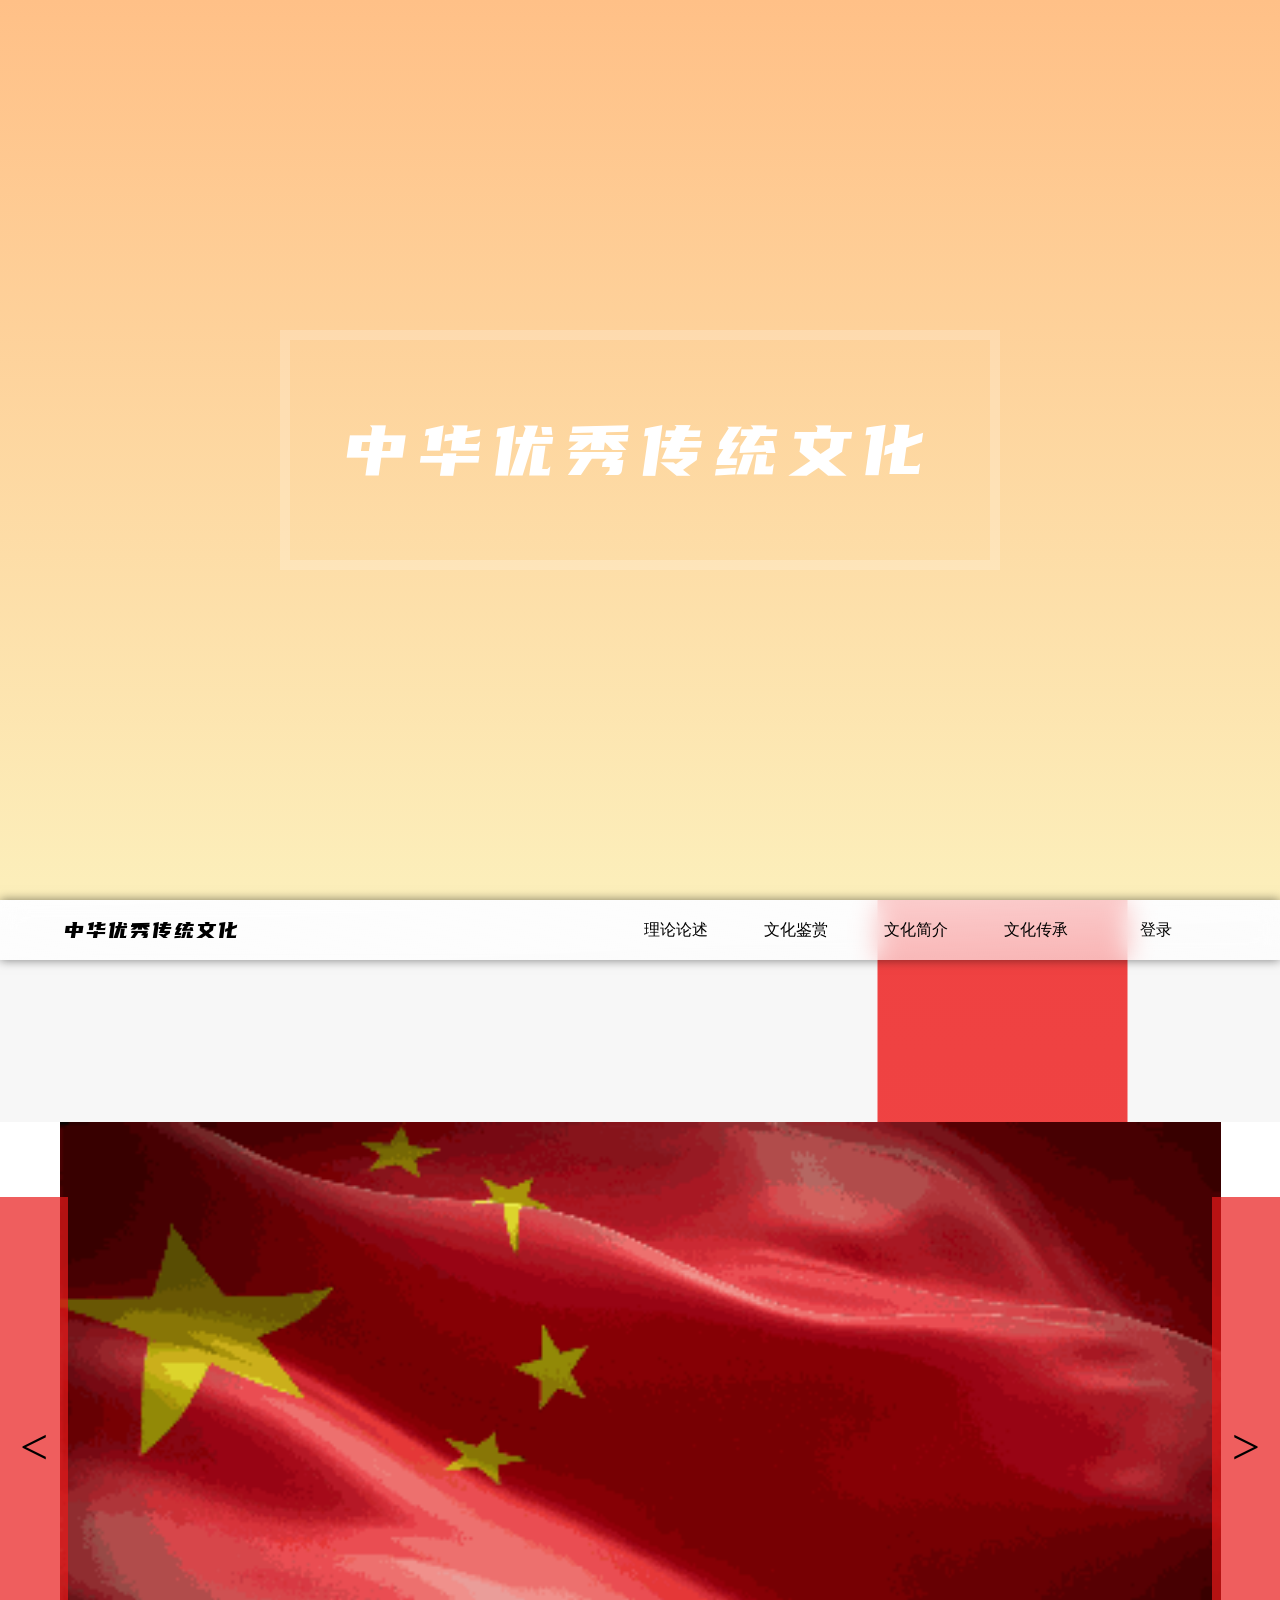
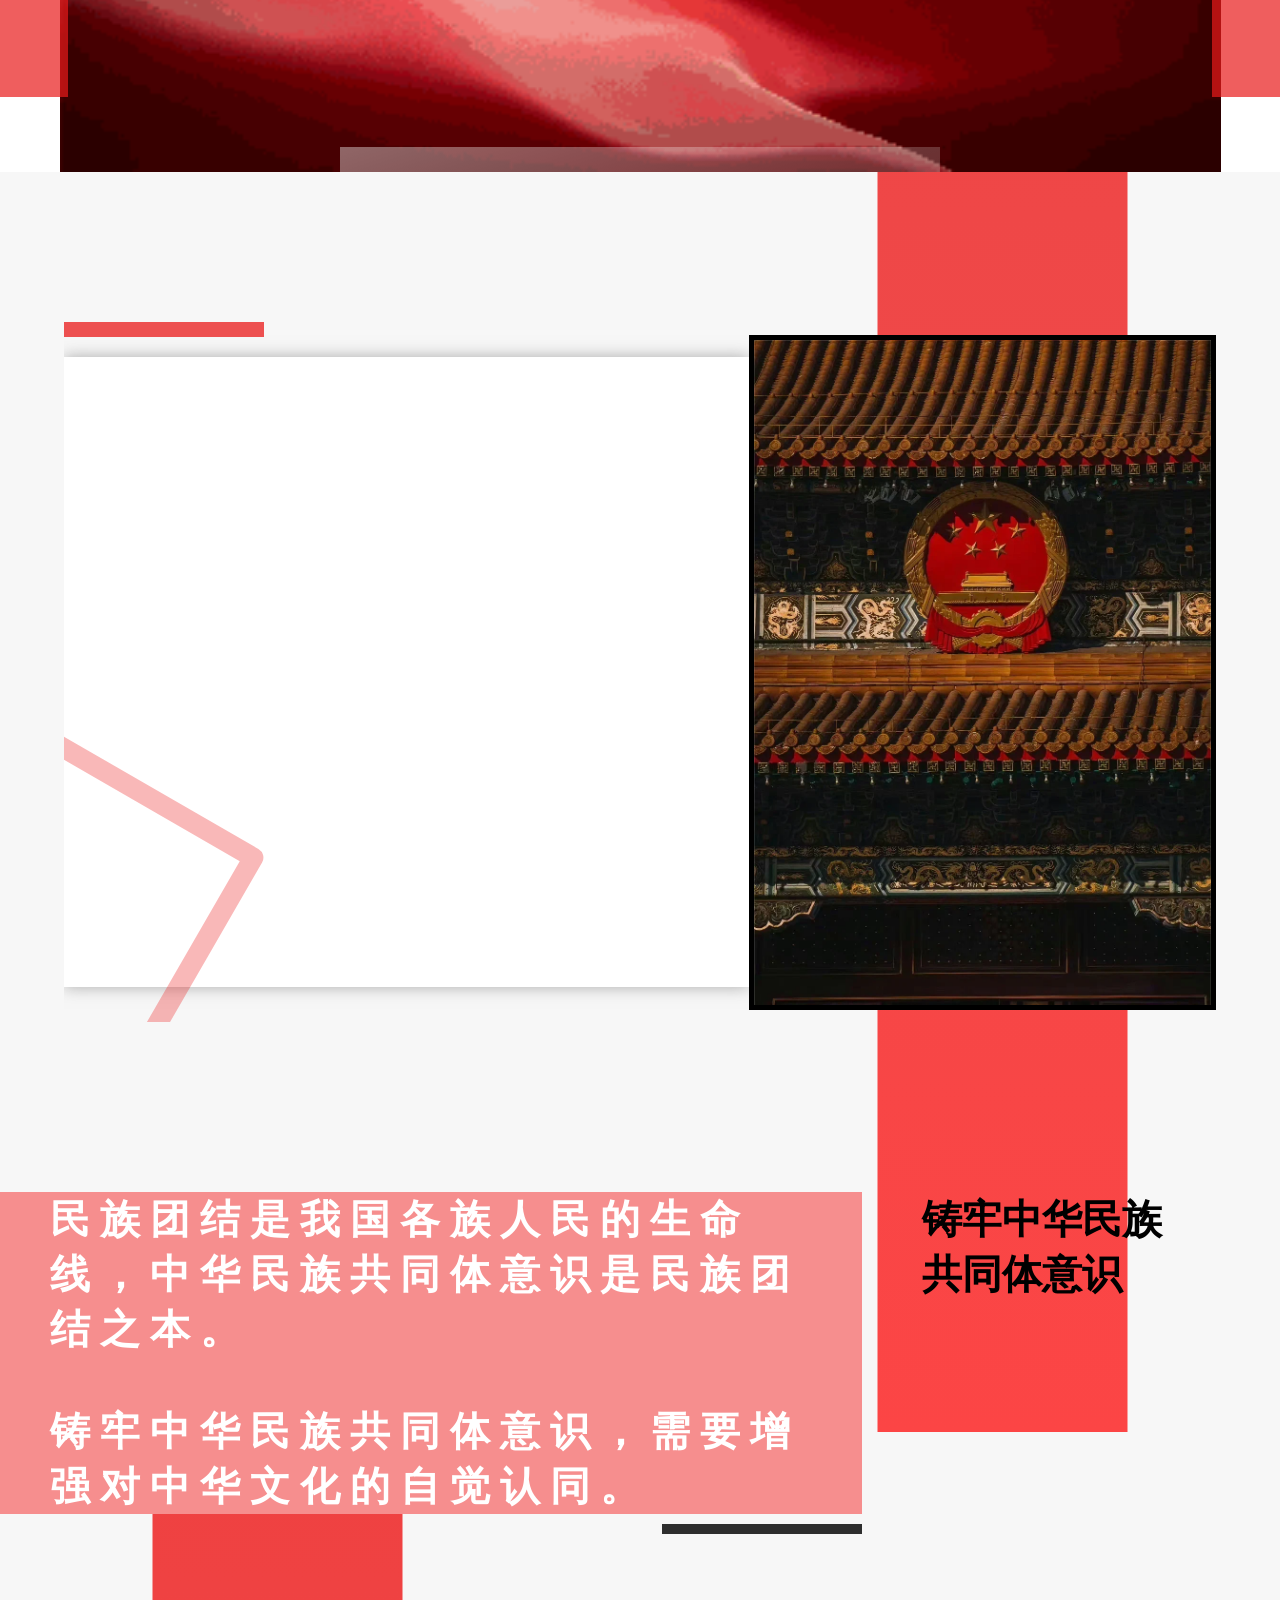
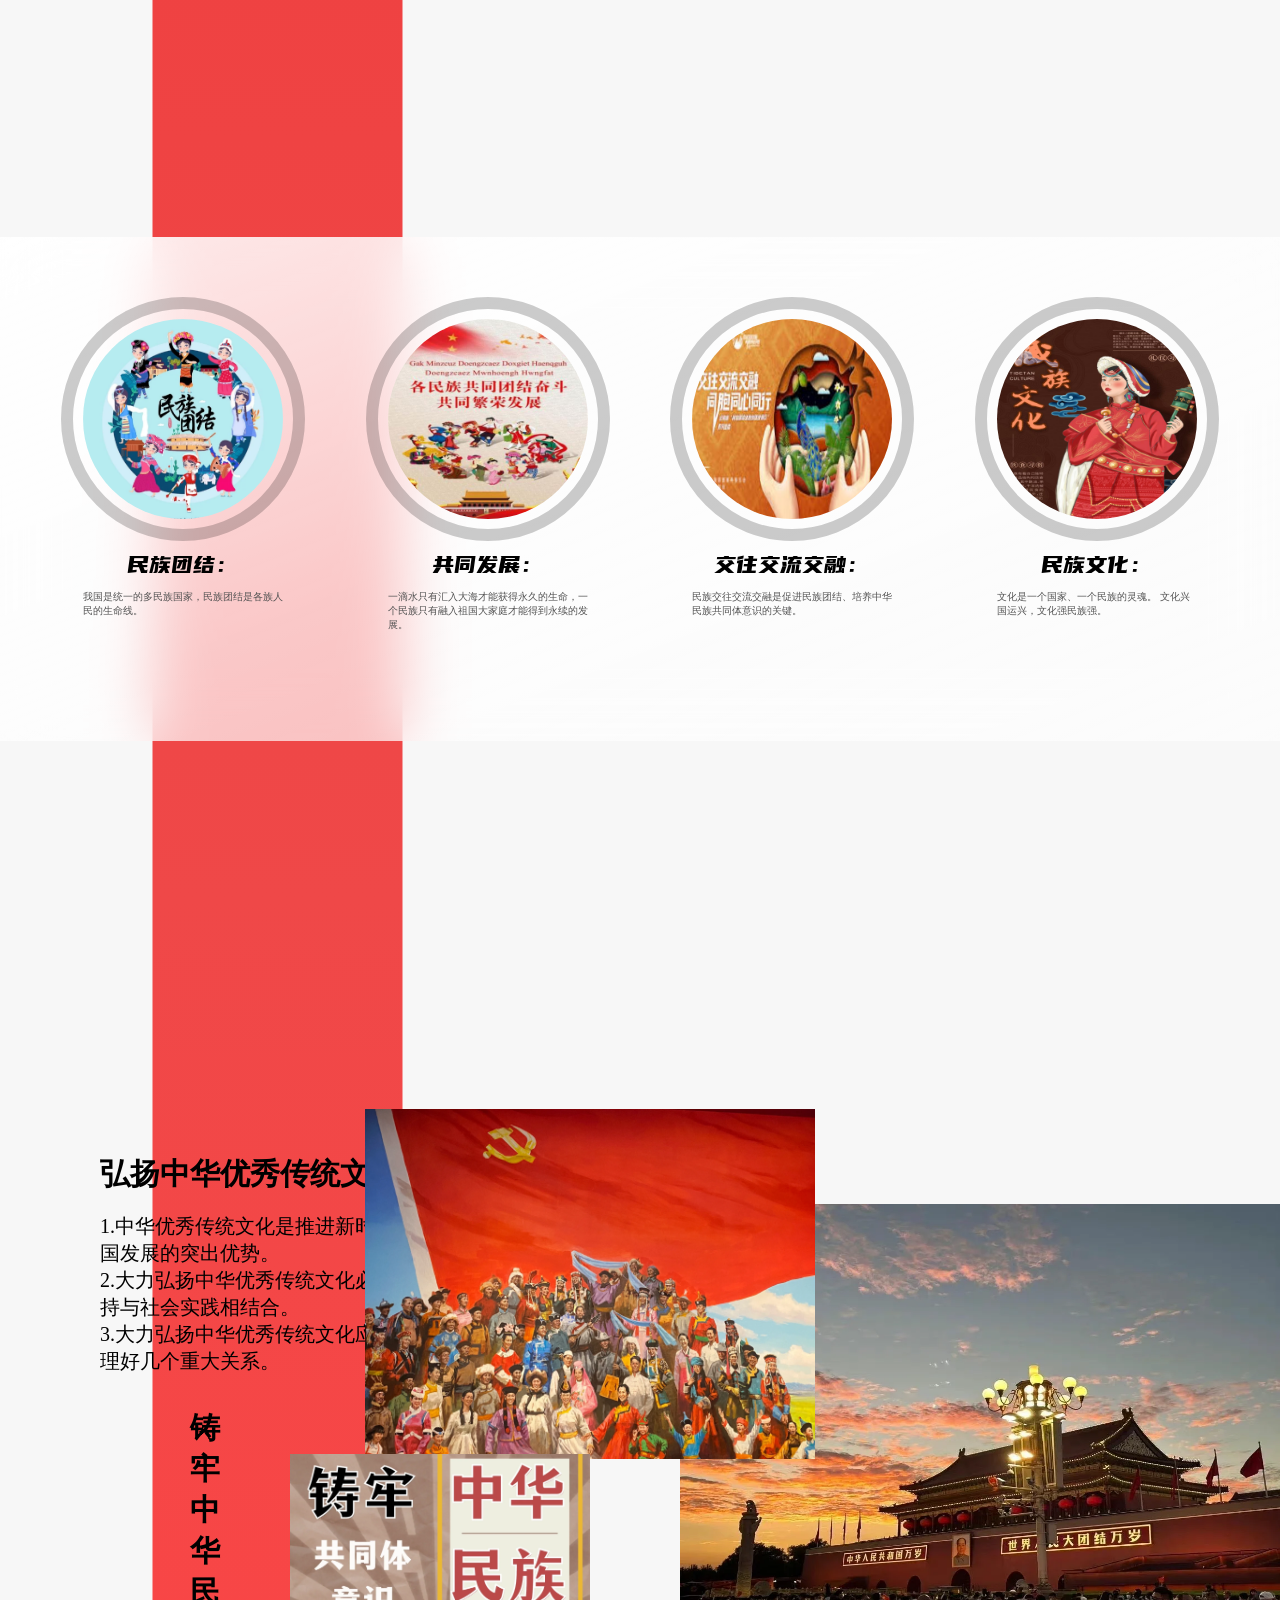
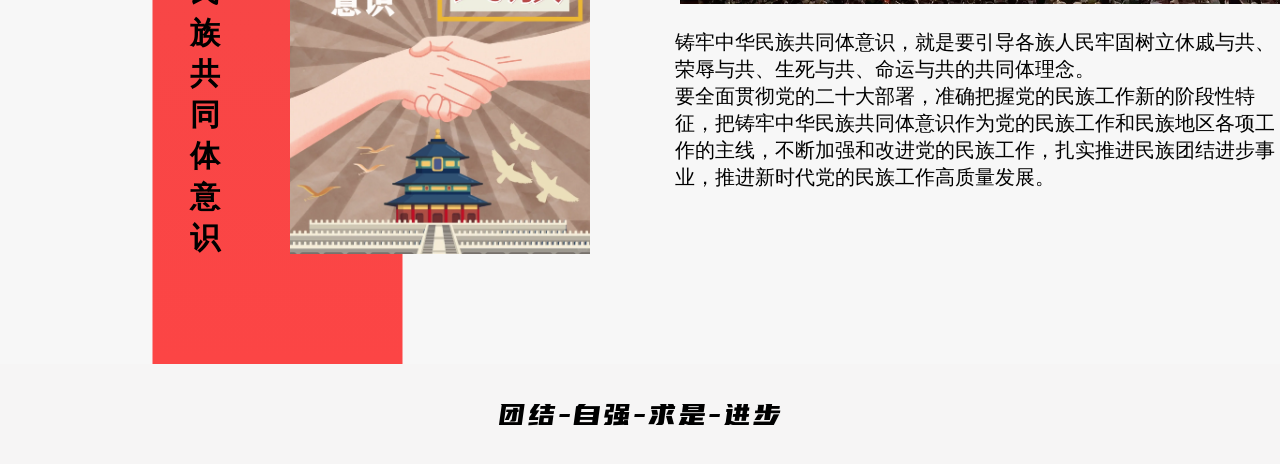
<file: index.html>
<!DOCTYPE html>
<html lang="zh-CN">

<head>
    <meta charset="UTF-8">
    <meta http-equiv="refresh" content="0; url=./Discussion.html">
    <meta name="viewport" content="width=device-width, initial-scale=1.0">
    <title>中华优秀传统文化</title>
</head>

<body>
    <script>
        window.location.replace('./Discussion.html');
    </script>
    <p><a href="./Discussion.html">进入中华优秀传统文化主题网站</a></p>
</body>

</html>
</file>
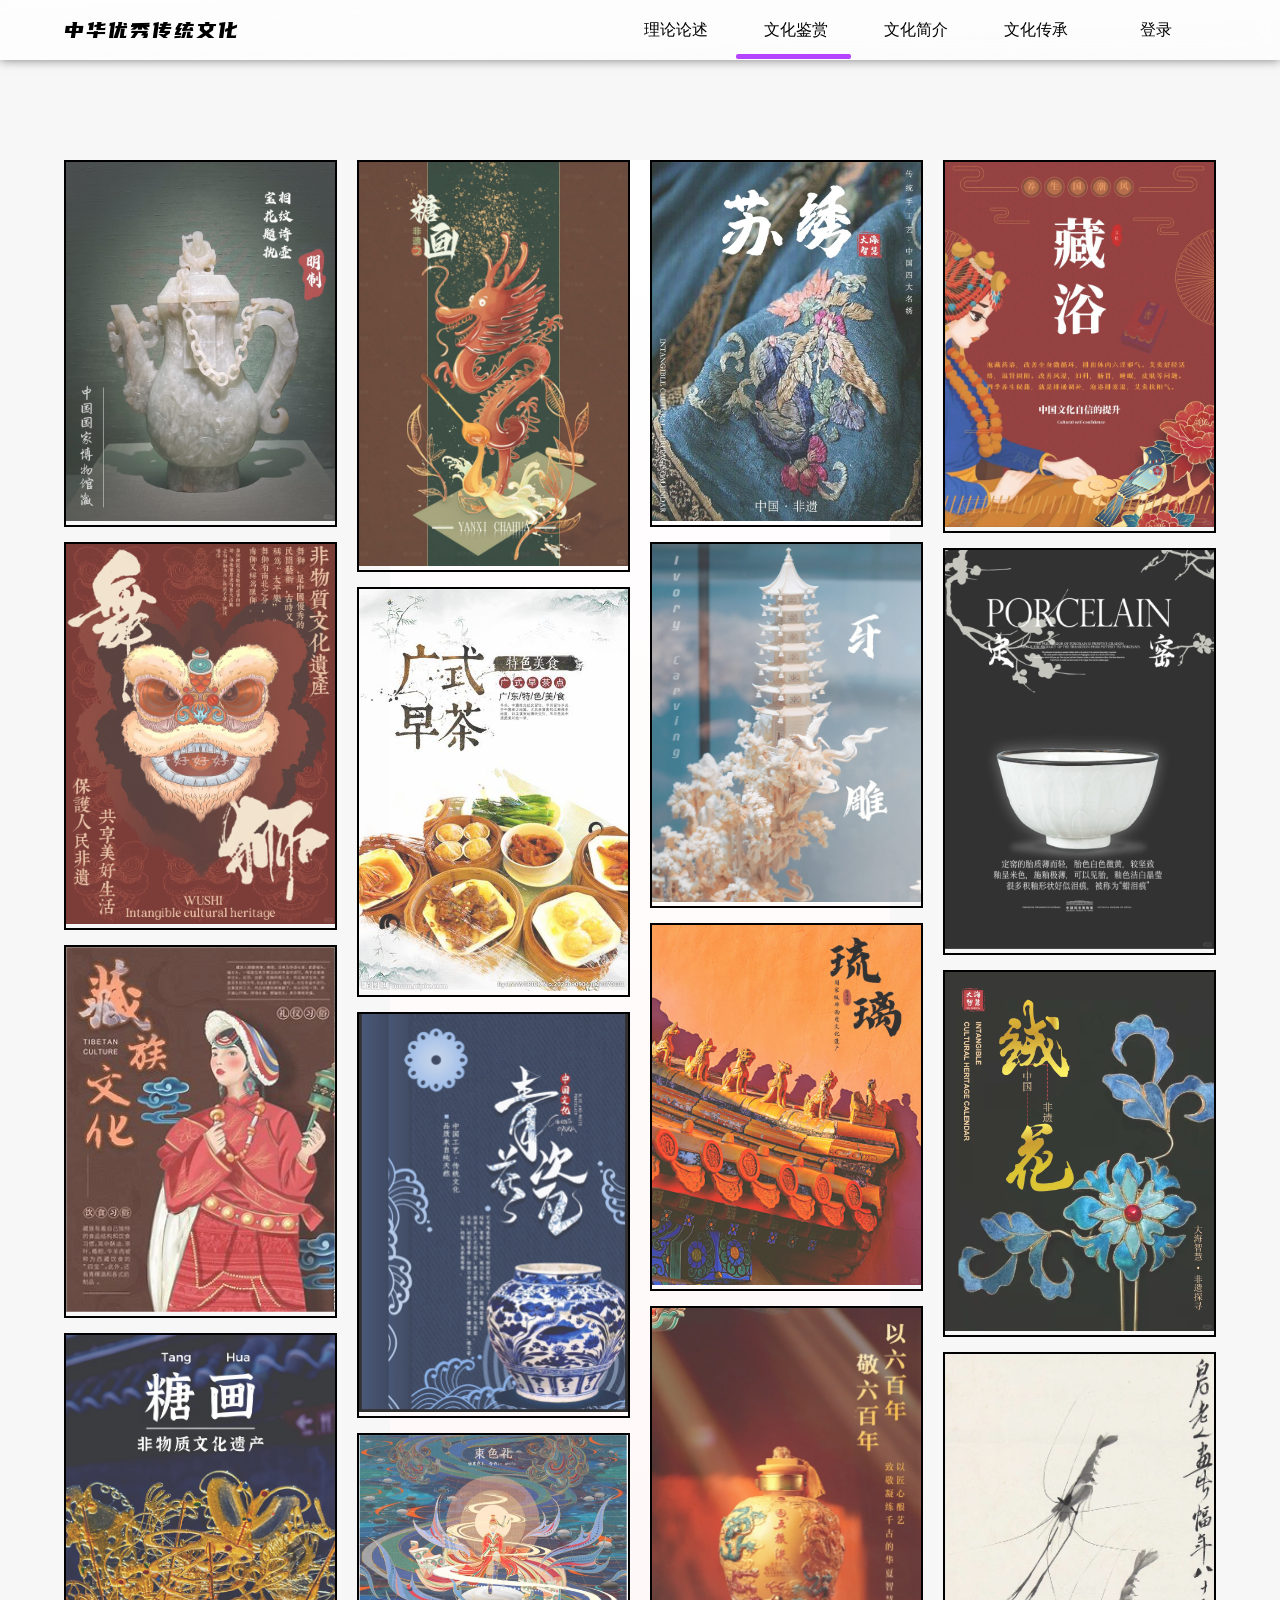
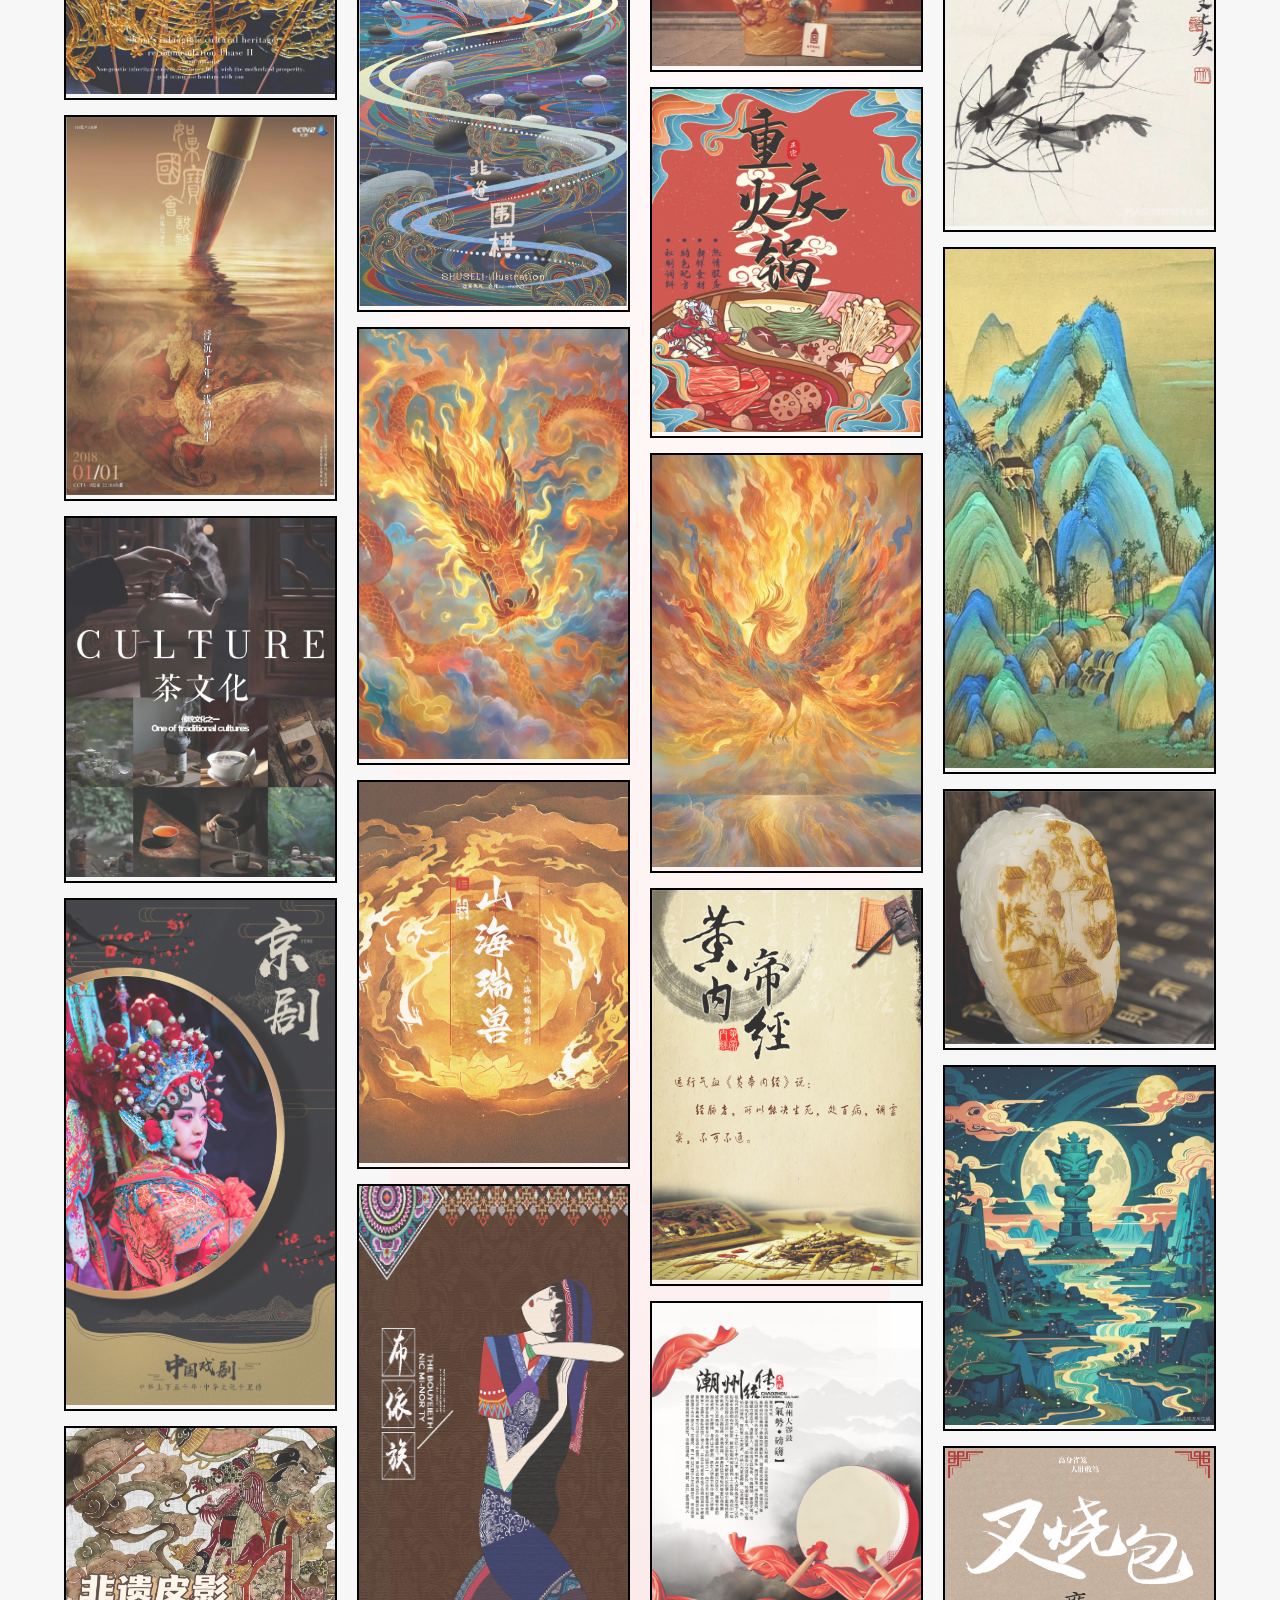
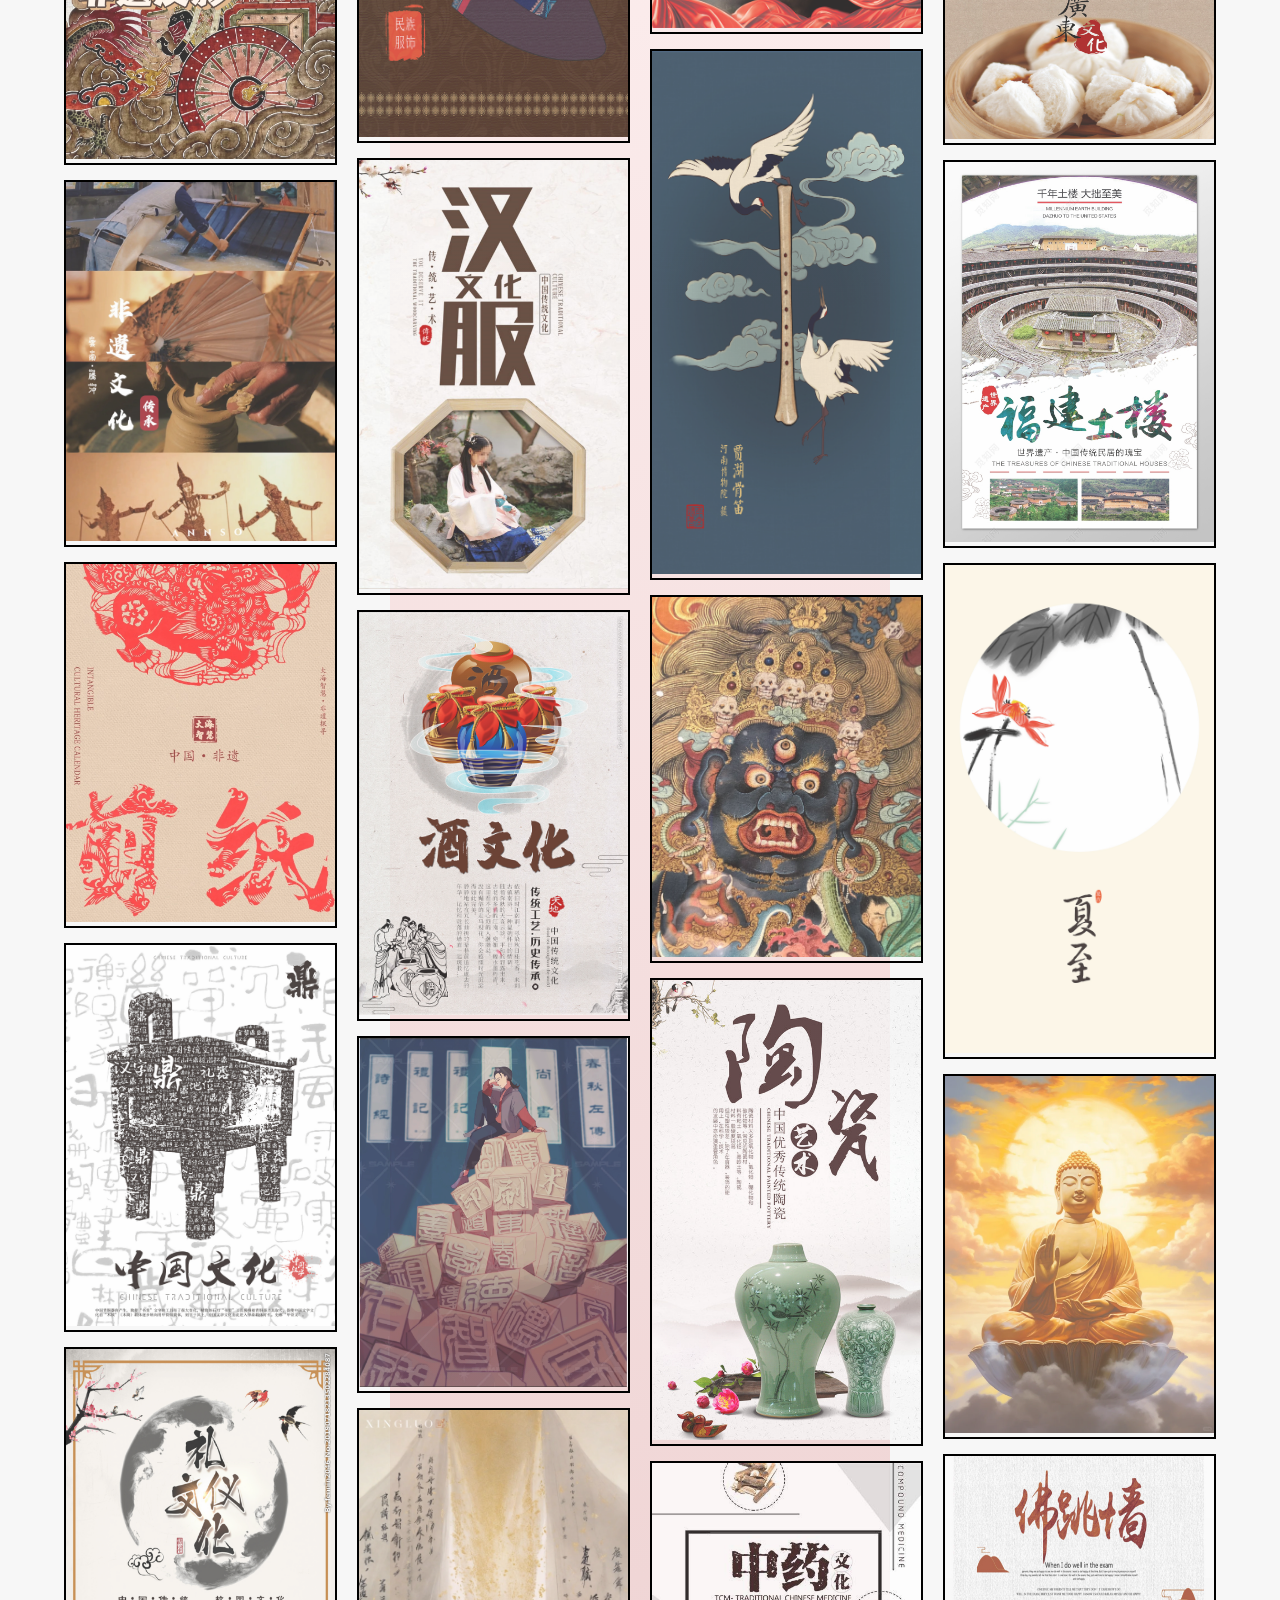
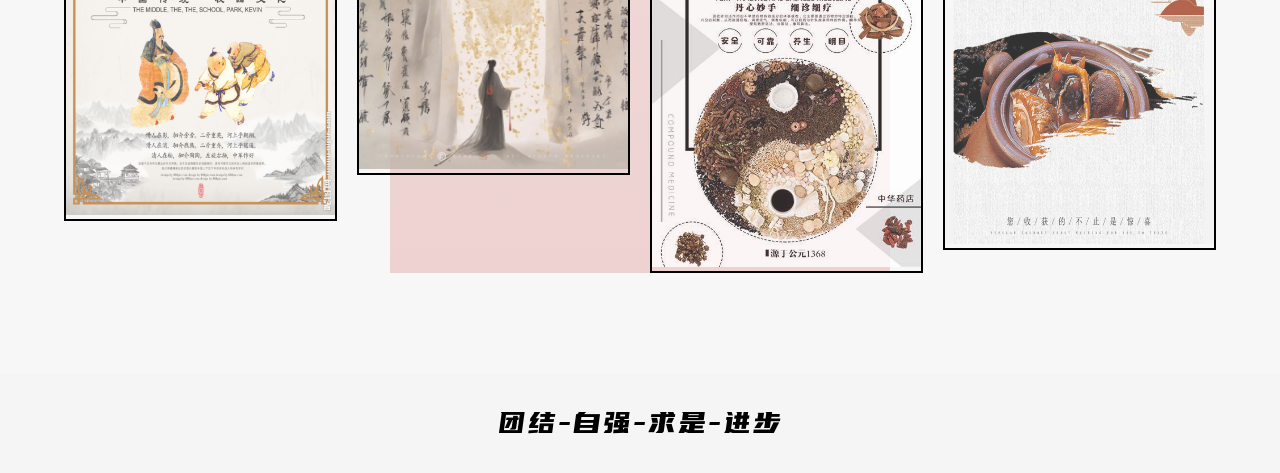
<file: Appreciation.html>
<!DOCTYPE html>
<html lang="en">

<head>
    <meta charset="UTF-8">
    <meta http-equiv="X-UA-Compatible" content="IE=edge">
    <meta name="viewport" content="width=device-width, initial-scale=1.0">
    <title>文化鉴赏</title>
    <link rel="stylesheet" href="./css/nav.css">
    <link rel="stylesheet" href="./css/all.css">
    <style>
        body .shell-main-nav ul .nav-box {
            left: 120px;
        }

        body .shell-main {
            margin-bottom: 0;
        }
        body .shell-main-nav{
            margin-bottom: 0;
        }
        .images {
            width: 90%;
            column-count: 4;
            column-gap: 20px;
            margin-top: 100px;
            position: relative;
        }
        .images::before {
            content: '';
            position: absolute;
            left: 50%;
            transform: translate(-50%);
            height: 100%;
            width: 500px;
            background-image: linear-gradient(to bottom, #FFFFFF, #FFF3F3, #EED2D2);
            z-index: -9;
        }
        .images div {
            margin-bottom: 15px;
            overflow: hidden;
            border: #000 solid 2px;
        }

        .images img {
            width: 100%;
            transition: .3s;
            opacity: 0.8;
        }

        .images img:hover {
            transform: scale(1.1);
            opacity: 1;
        }

        @media (max-width:1200px) {
            .images {
                column-count: 4;
            }
        }

        @media (max-width:850px) {
            .images {
                column-count: 3;
            }
        }

        @media (max-width:600px) {
            .images {
                column-count: 2;
            }
        }

        .image {
            width: 100vw;
            height: 100vh;
            position: sticky;
            z-index: 999;
            background-color: rgba(0, 0, 0, 0.4);
            justify-content: center;
            align-items: center;
            top: 0;
            display: none;
        }

        .image img {
            height: 90%;
        }
    </style>
</head>

<body>
    <div class="shell">
        <div class="shell-main">
            <div class="shell-main-nav">
                <div class="logo">
                    <span>中华优秀传统文化</span>
                </div>
                <ul>
                    <li><a href="./Discussion.html">理论论述</a></li>
                    <li><a href="./Appreciation.html">文化鉴赏</a></li>
                    <li><a href="./Introduction.html">文化简介</a></li>
                    <li><a href="./Smriti.html">文化传承</a></li>
                    <li><a href="./Login.html">登录</a></li>
                    <div class="nav-box"></div>
                </ul>
            </div>
        </div>
        <div class="image">

        </div>
        <div class="images">
        </div>
        <div class="shell-main-footer">
            <span>团结-自强-求是-进步</span>
        </div>
        
    </div>
    
    <script>
        let images = document.querySelector('.images')
        let image = document.querySelector('.image')
        for (let i = 1; i < 48; i++) {
            var lis = document.createElement('div')
            lis.innerHTML = `<img class="img" src='./image/img/img (` + i + `).png'>`
            images.appendChild(lis)
        }
        let img = document.querySelectorAll('.img')
        for (let i = 0; i < img.length; i++) {
            img[i].addEventListener("click", () => {
                image.style.display = "flex"
                let index = i + 1
                image.innerHTML = "<img src='./image/img/img (" + index + ").png'>"
                document.body.style.overflow = 'hidden'; //禁止页面滑动
            })
        }
        image.addEventListener('click', () => {
            image.style.display = "none"
            document.body.style.overflow = 'auto'; //出现滚动条
        })

    </script>
</body>

</html>
</file>
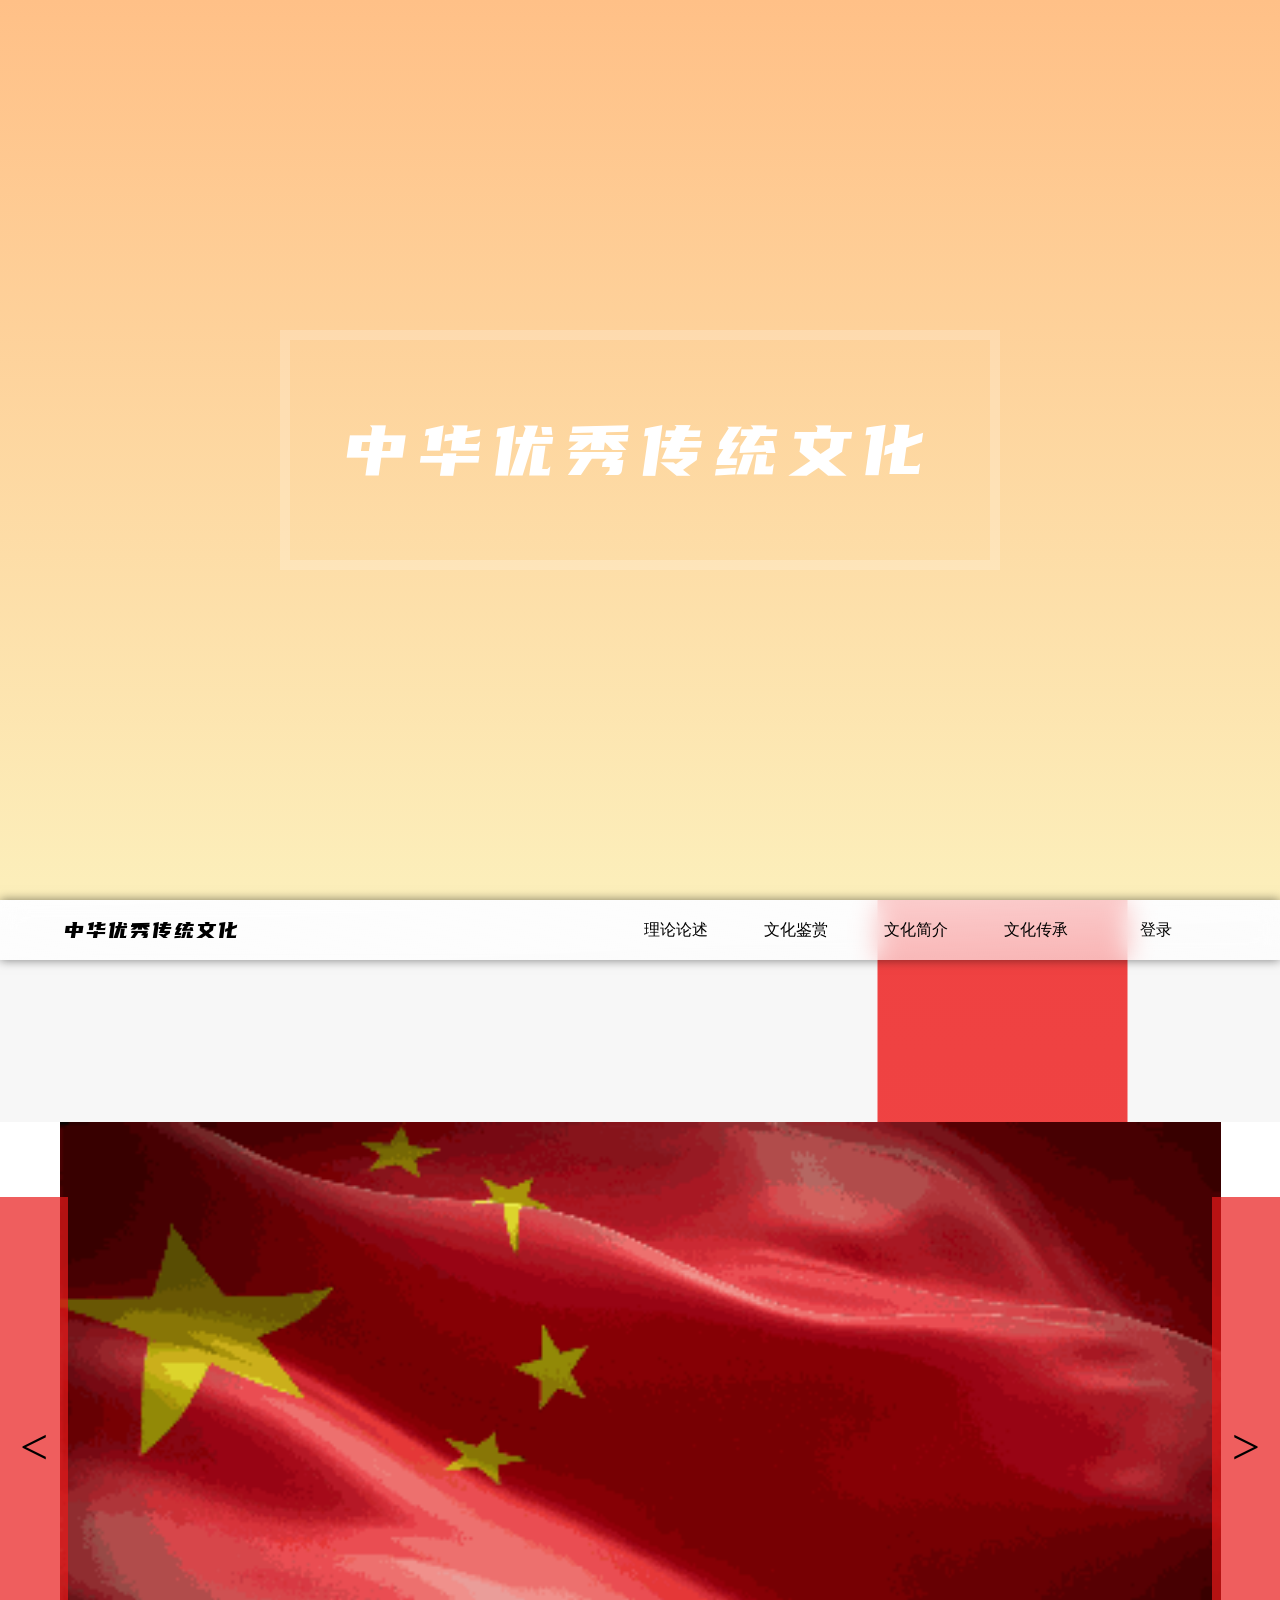
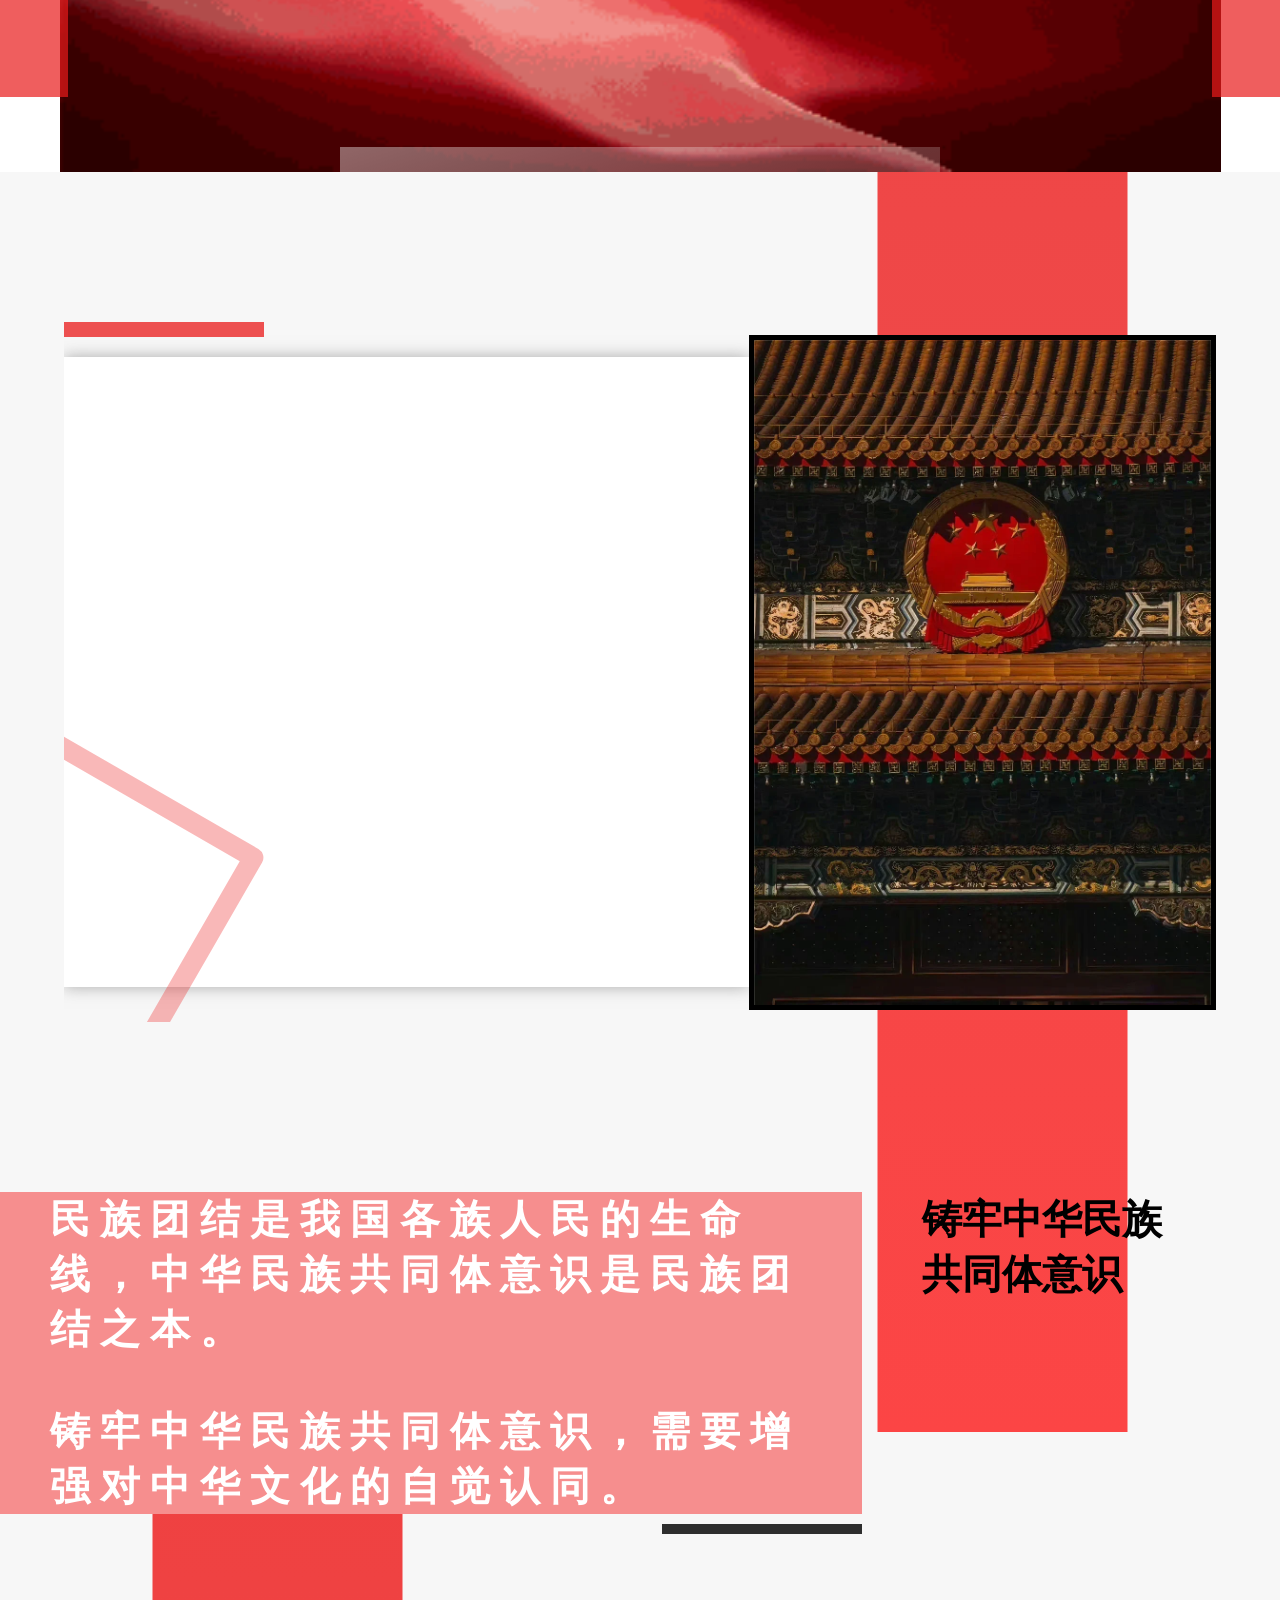
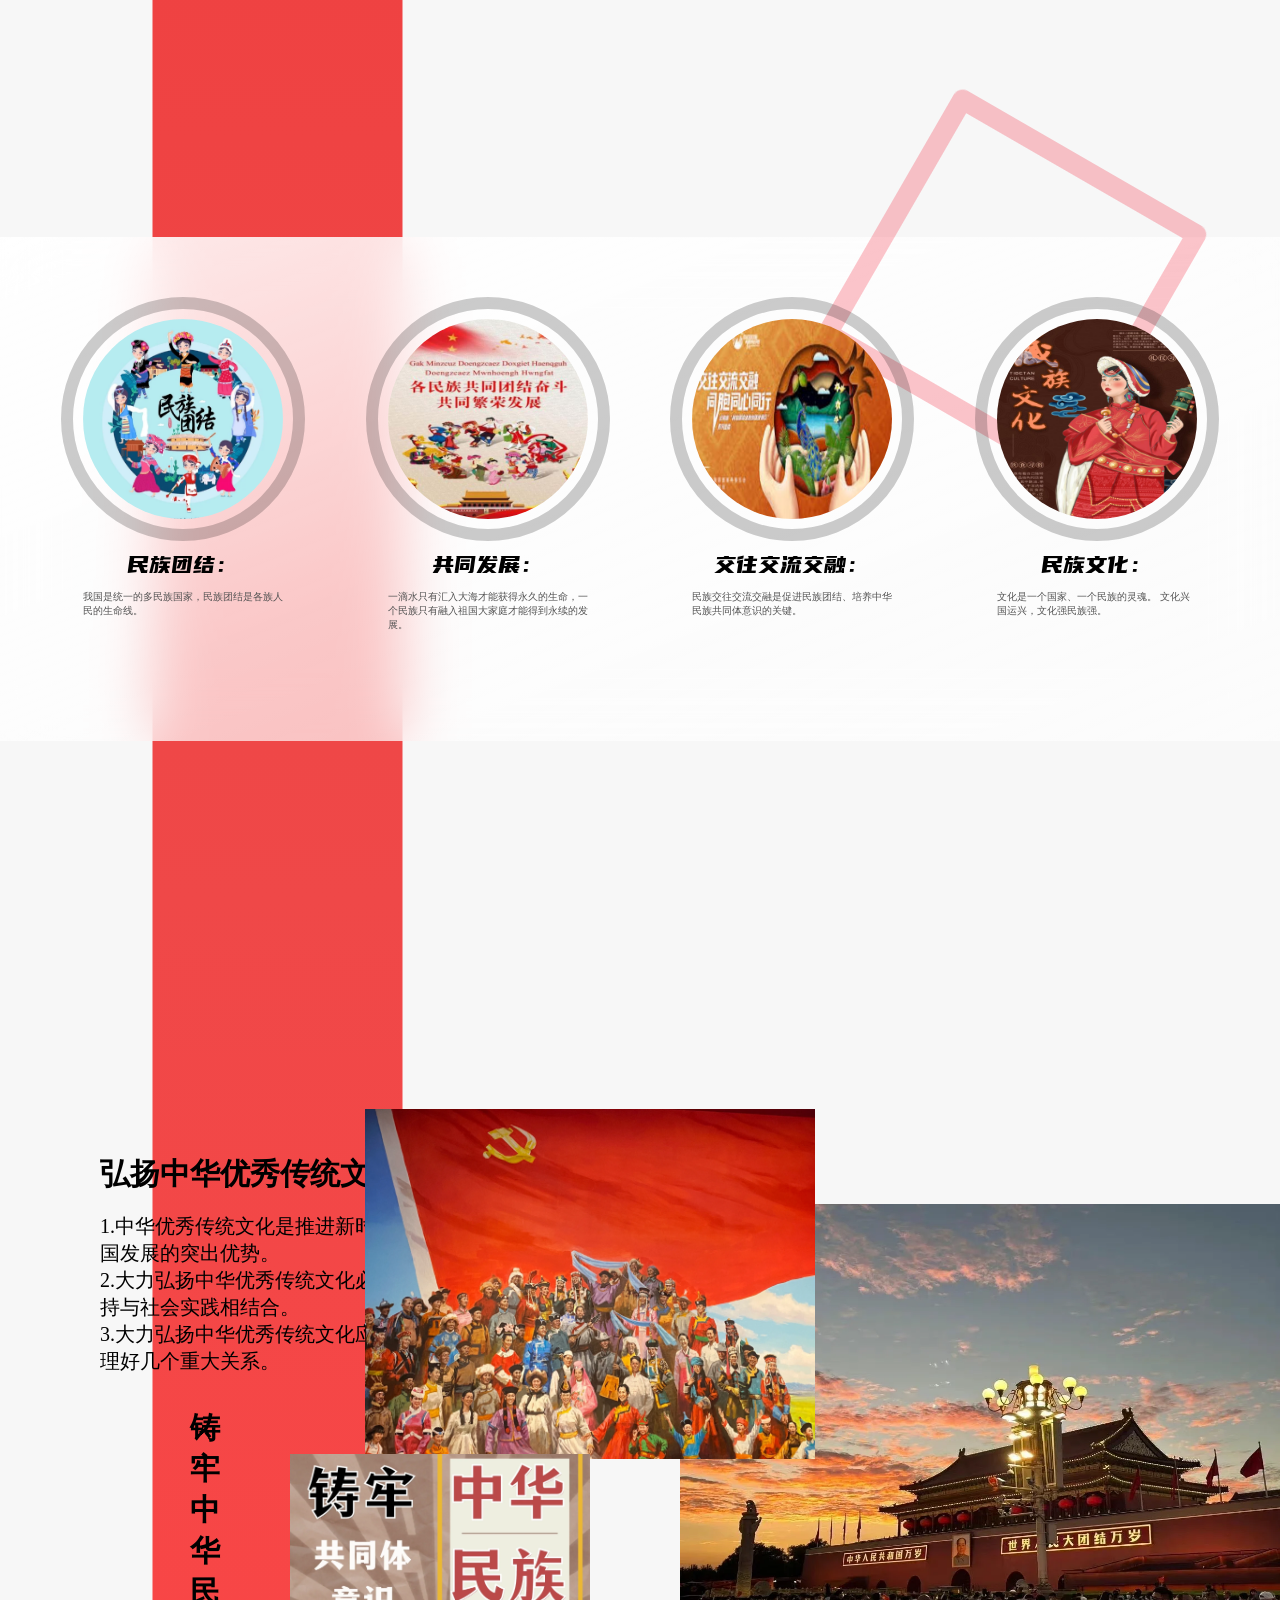
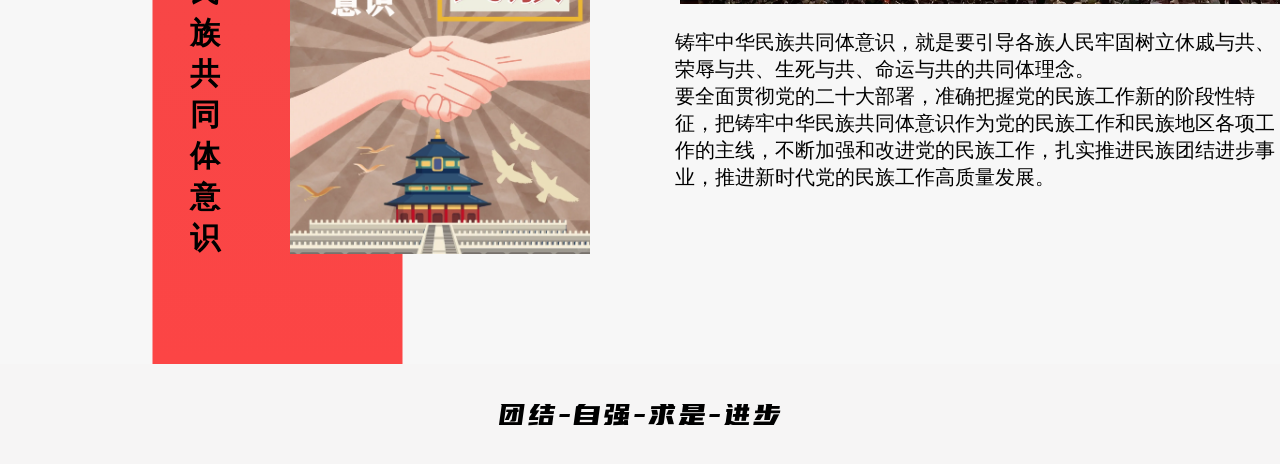
<file: Discussion.html>
<!DOCTYPE html>
<html lang="en">

<head>
    <meta charset="UTF-8">
    <meta http-equiv="X-UA-Compatible" content="IE=edge">
    <meta name="viewport" content="width=device-width, initial-scale=1.0">
    <title>理论论述</title>
    <link rel="stylesheet" href="./css/index.css">
    <link rel="stylesheet" href="./css/all.css">
</head>

<body>
    <div class="shell">
        <div class="shell-top">
            <div class="word">
                <h2>中华优秀传统文化</h2>
            </div>

            <video src="./image/synth city by VISUALDON 4K 60 FPS.mp4" loop autoplay muted></video>

        </div>
        <div class="shell-main">
            <div class="shell-main-nav">
                <div class="logo">
                    <span>中华优秀传统文化</span>
                </div>
                <ul>
                    <li><a href="./Discussion.html">理论论述</a></li>
                    <li><a href="./Appreciation.html">文化鉴赏</a></li>
                    <li><a href="./Introduction.html">文化简介</a></li>
                    <li><a href="./Smriti.html">文化传承</a></li>
                    <li><a href="./Login.html">登录</a></li>
                    <div class="nav-box"></div>
                </ul>
            </div>
            <div class="shell-main-lbt">
                <ui class="images">
                    <li class="img">
                        <div class="shell-main-lbt-word">
                            <h2>中华优秀传统文化是中华民族的精神命脉</h2><br />
                                <span>
                                    中华优秀传统文化是中华文明的智慧结晶和精华所在，是中华民族的根和魂，是我们在世界文化激荡中站稳脚跟的根基。
                                    <br />
                                    ——2022年5月27日，习近平在中共中央政治局第三十九次集体学习时的讲话
                                </span>
                        </div>
                    </li>
                    <li class="img">
                        <div class="shell-main-lbt-word">
                            <h2>以时代精神激活中华优秀传统文化的生命力</h2><br />
                                <span>
                                    要推动中华优秀传统文化创造性转化、创新性发展，以时代精神激活中华优秀传统文化的生命力。要把坚持马克思主义同弘扬中华优秀传统文化有机结合起来，坚定不移走中国特色社会主义道路。
                                    <br />
                                    ——2021年3月22日至25日，习近平在福建考察时的讲话
                                </span>
                        </div>
                    </li>
                    <li class="img">
                        <div class="shell-main-lbt-word">
                            <h2>以鲜明的中国特色、中国风格、中国气派屹立于世</h2><br />
                                <span>
                                    中华优秀传统文化是中华民族的文化根脉，其蕴含的思想观念、人文精神、道德规范，不仅是我们中国人思想和精神的内核，对解决人类问题也有重要价值。要把优秀传统文化的精神标识提炼出来、展示出来，把优秀传统文化中具有当代价值、世界意义的文化精髓提炼出来、展示出来。
                                    <br />
                                    ——2018年8月21日至22日，习近平在全国宣传思想工作会议上的讲话
                                </span>
                        </div>
                    </li>
                </ui>
                <ui class="min-images">
                    <li class="min"></li>
                    <li class="min"></li>
                    <li class="min"></li>
                </ui>
                <div class="button">
                    <div class="button-left"><</div>
                            <div class="button-right">></div>
                    </div>
                </div>
                <div class="shell-main-header">
                    <div class="shell-main-header-left">
                        <div class="shell-main-header-left-top">
                            <h2>文化</h2>
                            <span>是民族生存和发展的重要力量<br />是中华民族的“根”和“魂”</span>
                        </div>
                        <div class="shell-main-header-left-bottom">
                            <span style="color: rgb(100, 100, 100);">习近平总书记强调：“没有中华文化繁荣兴盛，就没有中华民族伟大复兴。”<br />党的十九届五中全会《建议》提出：“传承弘扬中华优秀传统文化”。</span><br /><br />
                                <span style="font-family: font;">
                                    传承弘扬中华优秀传统文化，是推进社会主义文化强国建设、提高国家文化软实力的重要内容。<br />传承弘扬中华优秀传统文化，必须坚持创造性转化、创新性发展。
                                </span>
                        </div>
                        <div class="shell-main-header-left-footer">
                            <p>历史和现实都证明，一个民族如果抛弃自己的文化，就会失去精神支撑，就难以屹立于世界民族之林。</p>
                        </div>
                    </div>
                    <div class="shell-main-header-right"></div>
                </div>
                <div class="shell-main-content">
                    <div class="shell-main-content-left">
                        <h2>民族团结是我国各族人民的生命线，中华民族共同体意识是民族团结之本。<br /><br />铸牢中华民族共同体意识，需要增强对中华文化的自觉认同。</h2>
                    </div>
                    <div class="shell-main-content-right">
                        <h2>铸牢中华民族<br />共同体意识</h2>
                        
                    </div>
                </div>
                <div class="shell-main-bottom">
                    <div class="shell-main-bottom-bottom">
                        <ul>
                            <li>
                                <img src="./image/sp.png" alt="">
                                <h2>民族团结：</h2>
                                <span>我国是统一的多民族国家，民族团结是各族人民的生命线。</span>
                            </li>
                            <li>
                                <img src="./image/sp2.png" alt="">
                                <h2>共同发展：</h2>
                                <span>一滴水只有汇入大海才能获得永久的生命，一个民族只有融入祖国大家庭才能得到永续的发展。</span>
                            </li>
                            <li>
                                <img src="./image/sp1.png" alt="">
                                <h2>交往交流交融：</h2>
                                <span>民族交往交流交融是促进民族团结、培养中华民族共同体意识的关键。</span>
                            </li>
                            <li>
                                <img src="./image/2 (7).png" alt="">
                                <h2>民族文化：</h2>
                                <span>文化是一个国家、一个民族的灵魂。 文化兴国运兴，文化强民族强。</span>
                            </li>
                        </ul>
                    </div>
                </div>
                <div class="shell-main-image">
                    <div class="shell-main-image-left">
                        <h2>弘扬中华优秀传统文化</h2><br />
                        <span>1.中华优秀传统文化是推进新时代中国发展的突出优势。<br />2.大力弘扬中华优秀传统文化必须坚持与社会实践相结合。<br />3.大力弘扬中华优秀传统文化应当处理好几个重大关系。</span>
                    </div>
                    <div class="shell-main-image-auto">
                        <h2><br />铸牢中华民族共同体意识</h2>
                    </div>
                    <div class="shell-main-image-right">
                        <span>铸牢中华民族共同体意识，就是要引导各族人民牢固树立休戚与共、荣辱与共、生死与共、命运与共的共同体理念。<br />要全面贯彻党的二十大部署，准确把握党的民族工作新的阶段性特征，把铸牢中华民族共同体意识作为党的民族工作和民族地区各项工作的主线，不断加强和改进党的民族工作，扎实推进民族团结进步事业，推进新时代党的民族工作高质量发展。</span>
                    </div>
                    <div class="shell-main-image-img">
                        <img src="./image/image2.png" alt="">
                        <img src="./image/image1.png" alt="">
                        <img src="./image/iamge3.png" alt="">
                    </div>
                </div>
                <div class="shell-main-footer">
                    <span>团结-自强-求是-进步</span>
                </div>
            </div>
        </div>
</body>
<!-- 引入jquery -->
<script src="https://ajax.aspnetcdn.com/ajax/jquery/jquery-3.5.1.min.js"></script>
<script>
    window.addEventListener('scroll', function () {
        let top = window.scrollY
        if (top != 0) {
            $('.shell-top').css('top', '-100vh')
            $('.shell-main').css('top', '0')
            $('.shell-main-lbt-word').css('transform', 'translateY(0px)')
            $('.shell-main-lbt-word').css('backdrop-filter', 'blur(5px)')
            $('.shell-main-lbt-word h2').css('transform', 'translate(0px)')
            $('.shell-main-lbt-word span').css('transform', 'translate(0px)')

        } else {
            $('.shell-top').css('top', '0px')
            $('.shell-main').css('top', '100vh')
            $('.shell-main-lbt-word').css('transform', 'translateY(400px)')
            $('.shell-main-lbt-word').css('backdrop-filter', 'blur(0px)')
            $('.shell-main-lbt-word h2').css('transform', 'translate(520px)')
            $('.shell-main-lbt-word span').css('transform', 'translate(-620px)')
        }
        if (top > 650) {
            $('.shell-main-header-left-top').css('opacity', '1')
            $('.shell-main-header-left-top').css('transform', 'translateY(0px)')
            $('.shell-main-header-left-bottom').css('opacity', '1')
            $('.shell-main-header-left-bottom').css('transform', 'translateY(0px)')
            $('.shell-main-header-left-footer').css('opacity', '1')
            $('.shell-main-header-left-footer').css('transform', 'translateY(0px)')
        } else {
            $('.shell-main-header-left-top').css('opacity', '0')
            $('.shell-main-header-left-top').css('transform', 'translateY(400px)')
            $('.shell-main-header-left-bottom').css('opacity', '0')
            $('.shell-main-header-left-bottom').css('transform', 'translateY(400px)')
            $('.shell-main-header-left-footer').css('opacity', '0')
            $('.shell-main-header-left-footer').css('transform', 'translateY(400px)')
        }
    })
    let left = document.querySelector(".button-left")
    let right = document.querySelector(".button-right")
    let min = document.querySelectorAll(".min")
    let images = document.querySelector(".images")
    let index = 0
    let time
    function position() {
        images.style.left = (index * -100) + "%"
    }
    function add() {
        if (index >= min.length - 1) {
            index = 0
        } else {
            index++
        }
    }
    function desc() {
        if (index < 1) {
            index = min.length - 1
        } else {
            index--
        }
    }

    function timer() {
        time = setInterval(() => {
            index++
            desc()
            add()
            position()
        }, 34000)
    }

    left.addEventListener("click", () => {
        desc()
        position()
        clearInterval(time)
        timer()
    })
    // 右边的按钮和左边也是差不多
    right.addEventListener("click", () => {
        add()
        position()
        clearInterval(time)
        timer()
    })

    for (let i = 0; i < min.length; i++) {
        min[i].addEventListener("click", () => {
            index = i
            position()
            clearInterval(time)
            timer()
        })
    }

    timer()
</script>

</html>
</file>
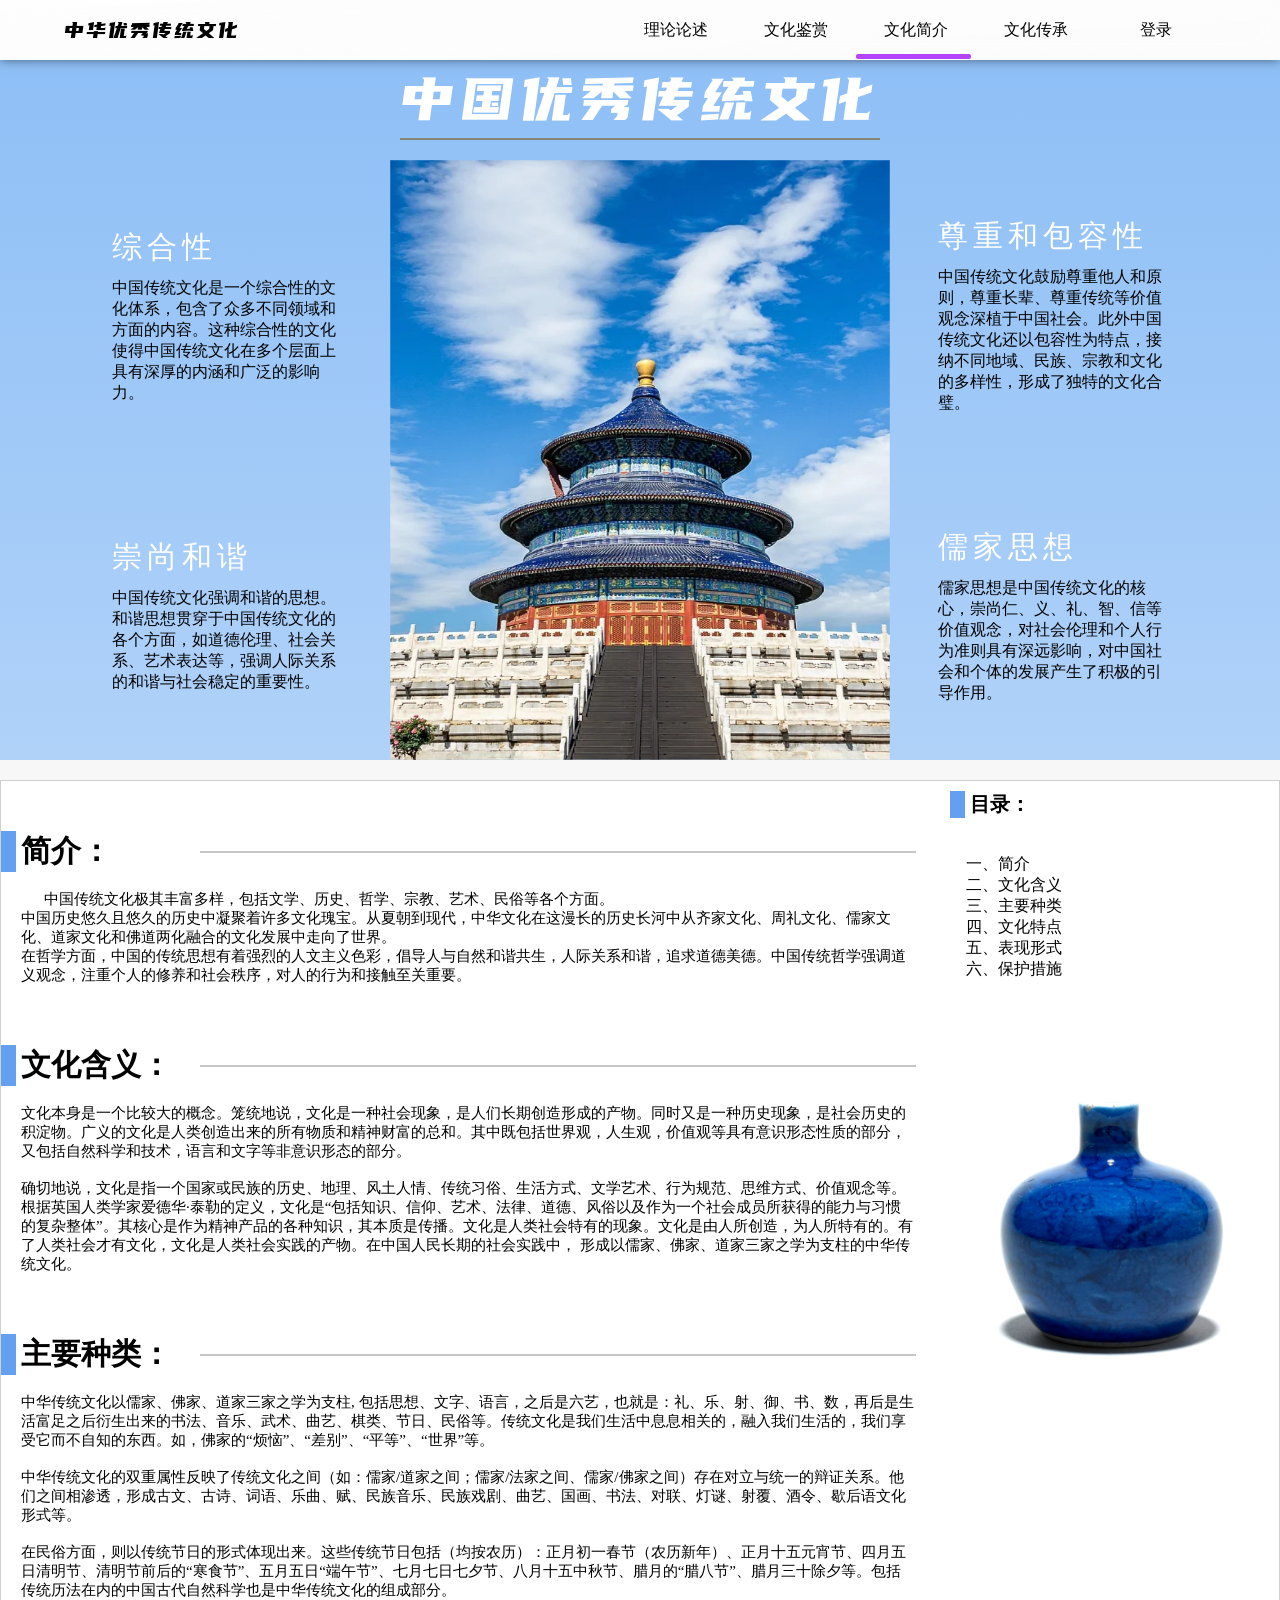
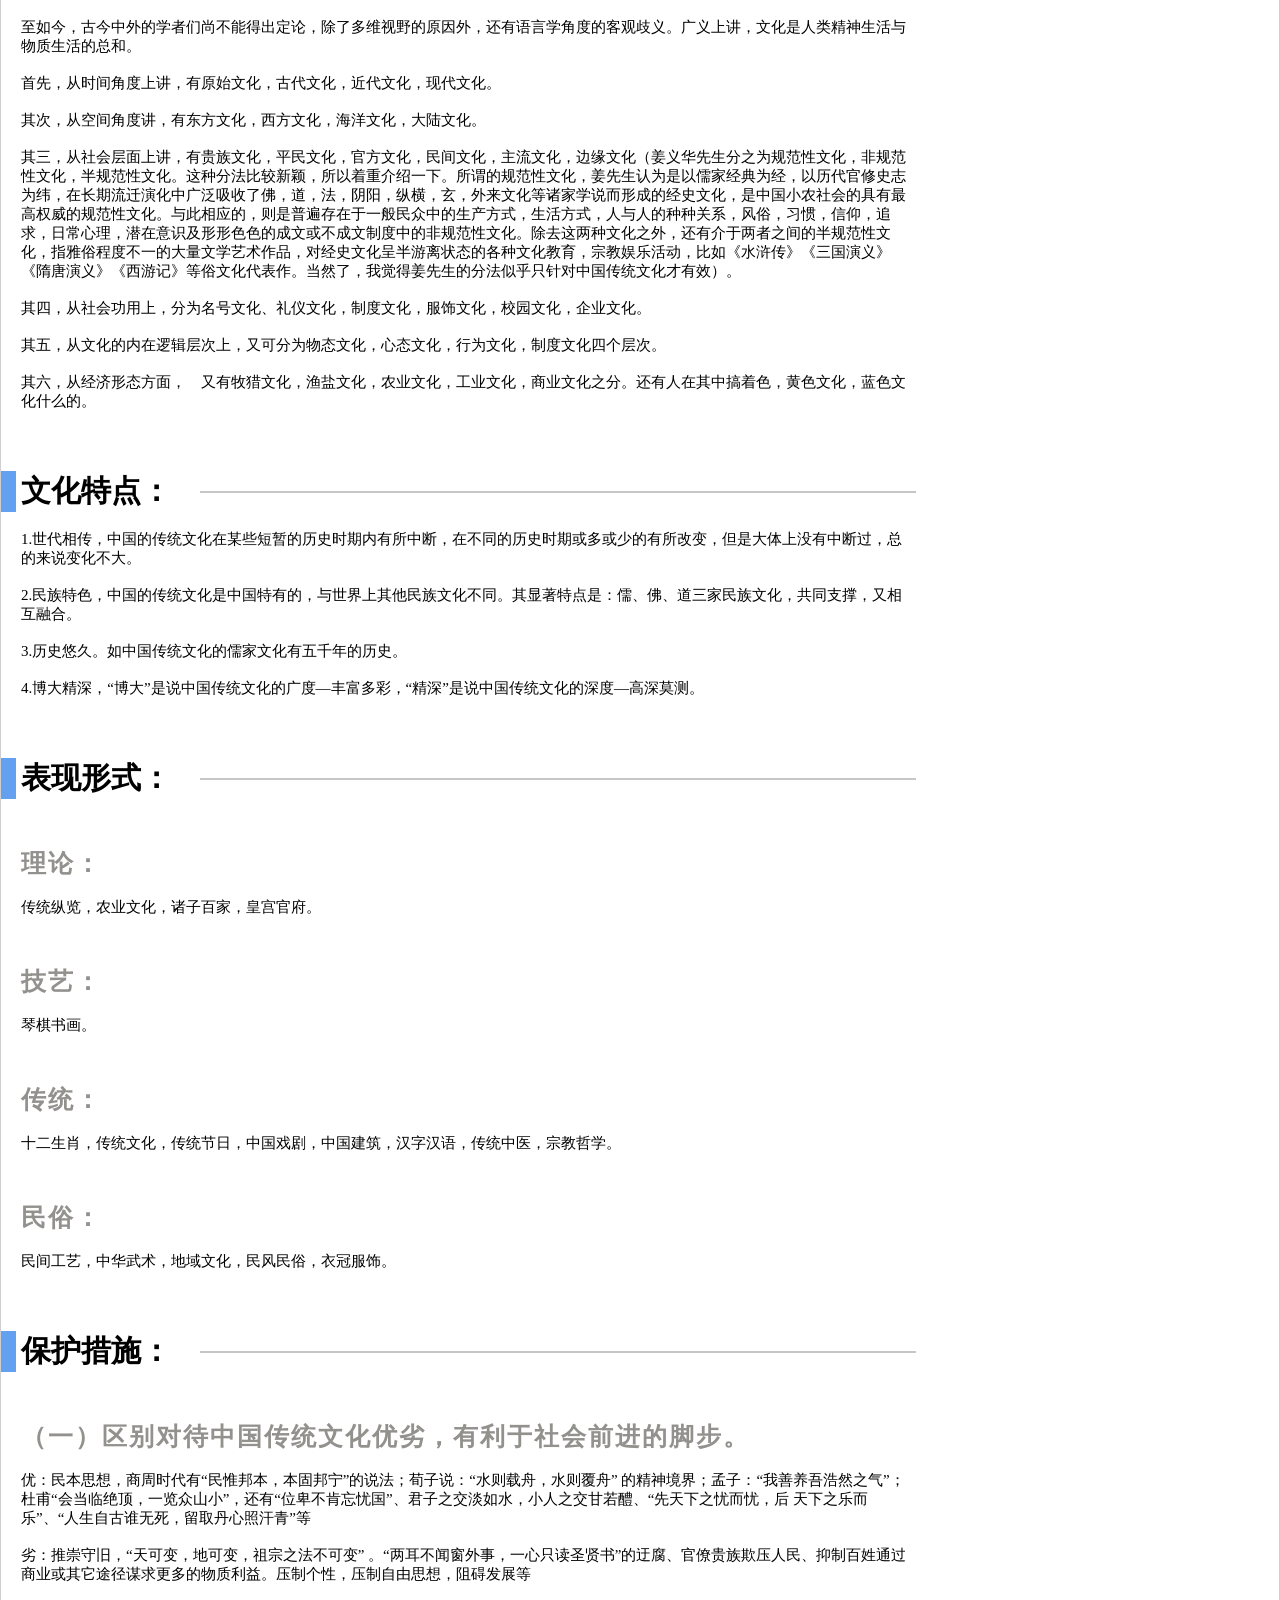
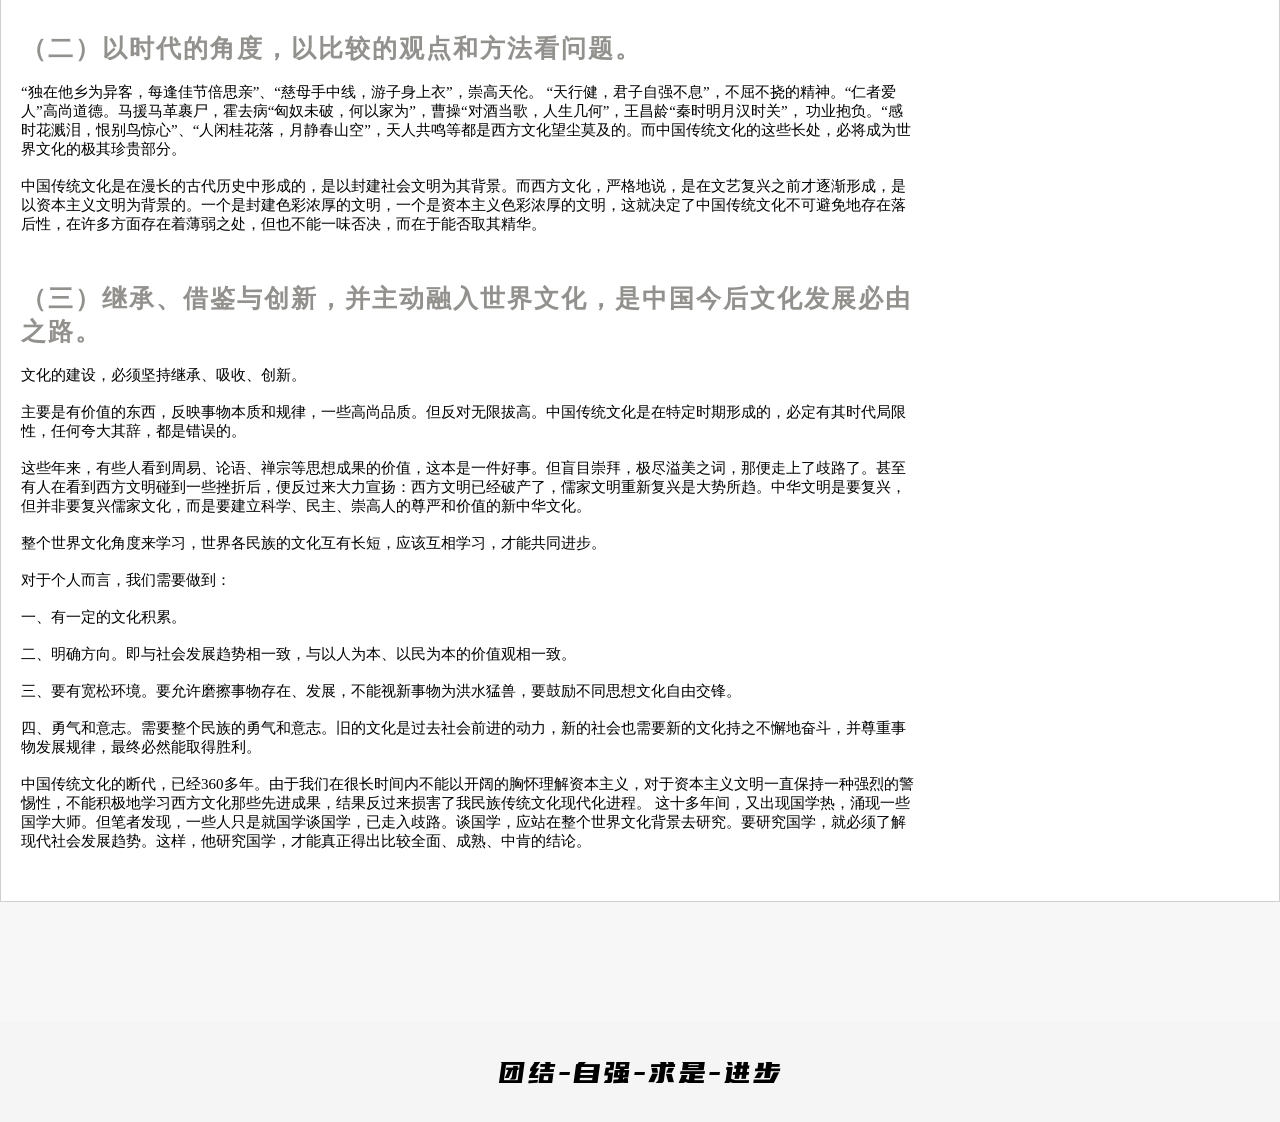
<file: Introduction.html>
<!DOCTYPE html>
<html lang="en">

<head>
    <meta charset="UTF-8">
    <meta http-equiv="X-UA-Compatible" content="IE=edge">
    <meta name="viewport" content="width=device-width, initial-scale=1.0">
    <title>文化简介</title>
    <link rel="stylesheet" href="./css/nav.css">
    <link rel="stylesheet" href="./css/all.css">
    <style>
        body .shell-main-nav ul .nav-box {
            left: 240px;
        }

        body .shell-main {
            margin-bottom: 0;
        }

        body .shell-main-nav {
            margin-bottom: 0;
        }

        header {
            width: 100%;
            display: flex;
            justify-content: center;
            flex-direction: column;
            align-items: center;
            background-image: linear-gradient(to bottom, #8EBFF6, #B0D2F9);
            height: 700px;
        }

            header img {
                width: 500px;
                height: 600px;
                position: relative;
            }

            header h2 {
                font: 100 60px '';
                margin-bottom: 20px;
                font-family: font;
                letter-spacing: 5px;
                border-bottom: 2px solid rgb(134, 134, 118);
                color: #ffffff;
            }

            header p {
                font: 100 30px '';
                letter-spacing: 5px;
            }

        .h-b {
            display: flex;
            justify-content: space-evenly;
            width: 90%;
        }

            .h-b p {
                color: #fff;
                margin-bottom: 10px;
            }

        .h-b-l,
        .h-b-r {
            width: 20%;
            display: flex;
            justify-content: space-around;
            align-items: center;
            flex-direction: column;
        }

        /* ------------------------------------------------------------------ */
        footer {
            max-width: 1430px;
            display: flex;
            justify-content: center;
            align-items: center;
        }

        .content {
            width: 100%;
            height: auto;
            display: flex;
            justify-content: space-between;
            background-color: #fff;
            border: 1px rgba(0, 0, 0, 0.187) solid;
            margin: 20px 0;
        }

        .left {
            width: 70%;
            padding: 20px;
            display: flex;
            flex-direction: column;
        }

            .left p {
                text-align: left;
                letter-spacing: 2px;
                margin-top: 30px;
                font: 600 25px '';
                color: rgb(147, 145, 142);
            }

        .top {
            margin: 30px 0;
        }

            .top table {
                margin: 30px 0;
                width: 100%;
                border-collapse: collapse;
                border: rgba(0, 0, 0, 0.216);
            }

                .top table td {
                    padding: 3px 10px;
                }

                .top table th {
                    background-color: rgb(248, 248, 248);
                }

        .left h2,
        .right h2 {
            font-size: 30px;
            position: relative;
            width: 100%;
            /* height: 30px; */
        }

            .left h2::after,
            .right h2::after {
                content: '';
                display: block;
                position: absolute;
                left: -20px;
                background-color: rgb(100, 160, 240);
                width: 15px;
                height: 100%;
                top: 0;
            }

            .right h2::after {
                left: 0;
            }

        .right h2 {
            padding: 0 20px;
            font-size: 20px;
        }

        .left h2::before {
            content: '';
            display: block;
            position: absolute;
            width: 80%;
            height: 2px;
            right: 0;
            top: 50%;
            transform: translate(0, -50%);
            background-color: rgba(0, 0, 0, 0.223)
        }

        .left span {
            font-size: 15px;
        }

        .imgs {
            width: 100%;
            display: flex;
        }

            .imgs img {
                width: 25%;
            }

        .right {
            width: 25%;
            padding: 10px;
        }

            .right img {
                width: 100%;
                margin: 0 0;
            }

        .bottom {
            position: sticky;
            top: 20px;
        }

        .b {
            width: 100%;
            background-color: #fff;
            height: 60px;
            line-height: 60px;
            text-align: center;
            border: rgba(0, 0, 0, 0.216) 1px solid;
        }

        @media (max-width:1000px) {
            .h-b-r, .h-b-l, .right {
                display: none;
            }

            .content {
                justify-content: center;
            }
        }
    </style>
</head>

<body>
    <div class="shell">
        <div class="shell-main">
            <div class="shell-main-nav">
                <div class="logo">
                    <span>中华优秀传统文化</span>
                </div>
                <ul>
                    <li><a href="./Discussion.html">理论论述</a></li>
                    <li><a href="./Appreciation.html">文化鉴赏</a></li>
                    <li><a href="./Introduction.html">文化简介</a></li>
                    <li><a href="./Smriti.html">文化传承</a></li>
                    <li><a href="./Login.html">登录</a></li>
                    <div class="nav-box"></div>
                </ul>
            </div>
        </div>
        <header>
            <h2>中国优秀传统文化</h2>
            <div class="h-b">
                <div class="h-b-l">
                    <div class="h-b-l-h">
                        <p>综合性</p>
                        <span>中国传统文化是一个综合性的文化体系，包含了众多不同领域和方面的内容。这种综合性的文化使得中国传统文化在多个层面上具有深厚的内涵和广泛的影响力。</span>
                    </div>
                    <div class="h-b-l-b">
                        <p>崇尚和谐</p>
                        <span>中国传统文化强调和谐的思想。和谐思想贯穿于中国传统文化的各个方面，如道德伦理、社会关系、艺术表达等，强调人际关系的和谐与社会稳定的重要性。</span>
                    </div>
                </div>
                <img src="./image/网站设计.png" alt="">
                <div class="h-b-r">
                    <div class="h-b-r-h">
                        <p>尊重和包容性</p>
                        <span>中国传统文化鼓励尊重他人和原则，尊重长辈、尊重传统等价值观念深植于中国社会。此外中国传统文化还以包容性为特点，接纳不同地域、民族、宗教和文化的多样性，形成了独特的文化合璧。</span>
                    </div>
                    <div class="h-b-r-b">
                        <p>儒家思想</p>
                        <span>儒家思想是中国传统文化的核心，崇尚仁、义、礼、智、信等价值观念，对社会伦理和个人行为准则具有深远影响，对中国社会和个体的发展产生了积极的引导作用。</span>
                    </div>
                </div>
            </div>
        </header>
        <footer>
            <div class="content">
                <div class="left">
                    <div class="top">
                        <h2>简介：</h2>
                        <span>
                            <br />&nbsp;&nbsp;&nbsp;&nbsp;&nbsp;&nbsp;中国传统文化极其丰富多样，包括文学、历史、哲学、宗教、艺术、民俗等各个方面。<br />
                            中国历史悠久且悠久的历史中凝聚着许多文化瑰宝。从夏朝到现代，中华文化在这漫长的历史长河中从齐家文化、周礼文化、儒家文化、道家文化和佛道两化融合的文化发展中走向了世界。<br />
                            在哲学方面，中国的传统思想有着强烈的人文主义色彩，倡导人与自然和谐共生，人际关系和谐，追求道德美德。中国传统哲学强调道义观念，注重个人的修养和社会秩序，对人的行为和接触至关重要。
                        </span>
                    </div>
                    <div class="top">
                        <h2>文化含义：</h2>
                        <br><span>文化本身是一个比较大的概念。笼统地说，文化是一种社会现象，是人们长期创造形成的产物。同时又是一种历史现象，是社会历史的积淀物。广义的文化是人类创造出来的所有物质和精神财富的总和。其中既包括世界观，人生观，价值观等具有意识形态性质的部分，又包括自然科学和技术，语言和文字等非意识形态的部分。</span><br>
                        <br><span>确切地说，文化是指一个国家或民族的历史、地理、风土人情、传统习俗、生活方式、文学艺术、行为规范、思维方式、价值观念等。根据英国人类学家爱德华·泰勒的定义，文化是“包括知识、信仰、艺术、法律、道德、风俗以及作为一个社会成员所获得的能力与习惯的复杂整体”。其核心是作为精神产品的各种知识，其本质是传播。文化是人类社会特有的现象。文化是由人所创造，为人所特有的。有了人类社会才有文化，文化是人类社会实践的产物。在中国人民长期的社会实践中， 形成以儒家、佛家、道家三家之学为支柱的中华传统文化。</span><br>
                    </div>
                    <div class="top">
                        <h2>主要种类：</h2>
                        <span>
                            <br>
                            中华传统文化以儒家、佛家、道家三家之学为支柱, 包括思想、文字、语言，之后是六艺，也就是：礼、乐、射、御、书、数，再后是生活富足之后衍生出来的书法、音乐、武术、曲艺、棋类、节日、民俗等。传统文化是我们生活中息息相关的，融入我们生活的，我们享受它而不自知的东西。如，佛家的“烦恼”、“差别”、“平等”、“世界”等。<br>
                            <br>
                            中华传统文化的双重属性反映了传统文化之间（如：儒家/道家之间；儒家/法家之间、儒家/佛家之间）存在对立与统一的辩证关系。他们之间相渗透，形成古文、古诗、词语、乐曲、赋、民族音乐、民族戏剧、曲艺、国画、书法、对联、灯谜、射覆、酒令、歇后语文化形式等。<br>
                            <br> 在民俗方面，则以传统节日的形式体现出来。这些传统节日包括（均按农历）：正月初一春节（农历新年）、正月十五元宵节、四月五日清明节、清明节前后的“寒食节”、五月五日“端午节”、七月七日七夕节、八月十五中秋节、腊月的“腊八节”、腊月三十除夕等。包括传统历法在内的中国古代自然科学也是中华传统文化的组成部分。<br>

                            <br> 至如今，古今中外的学者们尚不能得出定论，除了多维视野的原因外，还有语言学角度的客观歧义。广义上讲，文化是人类精神生活与物质生活的总和。<br>
                            <br />首先，从时间角度上讲，有原始文化，古代文化，近代文化，现代文化。<br />
                            <br> 其次，从空间角度讲，有东方文化，西方文化，海洋文化，大陆文化。<br>
                            <br> 其三，从社会层面上讲，有贵族文化，平民文化，官方文化，民间文化，主流文化，边缘文化（姜义华先生分之为规范性文化，非规范性文化，半规范性文化。这种分法比较新颖，所以着重介绍一下。所谓的规范性文化，姜先生认为是以儒家经典为经，以历代官修史志为纬，在长期流迁演化中广泛吸收了佛，道，法，阴阳，纵横，玄，外来文化等诸家学说而形成的经史文化，是中国小农社会的具有最高权威的规范性文化。与此相应的，则是普遍存在于一般民众中的生产方式，生活方式，人与人的种种关系，风俗，习惯，信仰，追求，日常心理，潜在意识及形形色色的成文或不成文制度中的非规范性文化。除去这两种文化之外，还有介于两者之间的半规范性文化，指雅俗程度不一的大量文学艺术作品，对经史文化呈半游离状态的各种文化教育，宗教娱乐活动，比如《水浒传》《三国演义》《隋唐演义》《西游记》等俗文化代表作。当然了，我觉得姜先生的分法似乎只针对中国传统文化才有效）。<br>
                            <br> 其四，从社会功用上，分为名号文化、礼仪文化，制度文化，服饰文化，校园文化，企业文化。<br>
                            <br> 其五，从文化的内在逻辑层次上，又可分为物态文化，心态文化，行为文化，制度文化四个层次。<br>
                            <br />其六，从经济形态方面，　又有牧猎文化，渔盐文化，农业文化，工业文化，商业文化之分。还有人在其中搞着色，黄色文化，蓝色文化什么的。<br />
                        </span>

                    </div>
                    <div class="top">
                        <h2>文化特点：</h2>
                        <span>
                            <br />
                            1.世代相传，中国的传统文化在某些短暂的历史时期内有所中断，在不同的历史时期或多或少的有所改变，但是大体上没有中断过，总的来说变化不大。<br>
                            <br>
                            2.民族特色，中国的传统文化是中国特有的，与世界上其他民族文化不同。其显著特点是：儒、佛、道三家民族文化，共同支撑，又相互融合。
                            <br />
                            <br />
                            3.历史悠久。如中国传统文化的儒家文化有五千年的历史。<br>
                            <br />
                            4.博大精深，“博大”是说中国传统文化的广度—丰富多彩，“精深”是说中国传统文化的深度—高深莫测。<br />

                        </span>

                    </div>
                    <div class="top">
                        <h2>表现形式：</h2>
                        <span>
                            <br>
                            <p> 理论：</p>
                            <br> 传统纵览，农业文化，诸子百家，皇宫官府。
                            <br>
                            <br>
                            <p> 技艺：</p>
                            <br> 琴棋书画。
                            <br>
                            <br>
                            <p> 传统：</p>
                            <br> 十二生肖，传统文化，传统节日，中国戏剧，中国建筑，汉字汉语，传统中医，宗教哲学。
                            <br>
                            <br>
                            <p> 民俗：</p>
                            <br> 民间工艺，中华武术，地域文化，民风民俗，衣冠服饰。
                            <br>

                        </span>
                    </div>
                    <div class="top">
                        <h2>保护措施：</h2>
                        <span>
                            <br>
                            <p>（一）区别对待中国传统文化优劣，有利于社会前进的脚步。</p>
                            <br> 优：民本思想，商周时代有“民惟邦本，本固邦宁”的说法；荀子说：“水则载舟，水则覆舟” 的精神境界；孟子：“我善养吾浩然之气”；杜甫“会当临绝顶，一览众山小”，还有“位卑不肯忘忧国”、君子之交淡如水，小人之交甘若醴、“先天下之忧而忧，后 天下之乐而乐”、“人生自古谁无死，留取丹心照汗青”等
                            <br>
                            <br> 劣：推崇守旧，“天可变，地可变，祖宗之法不可变” 。“两耳不闻窗外事，一心只读圣贤书”的迂腐、官僚贵族欺压人民、抑制百姓通过商业或其它途径谋求更多的物质利益。压制个性，压制自由思想，阻碍发展等
                            <br>
                            <br>
                            <p>（二）以时代的角度，以比较的观点和方法看问题。</p>
                            <br> “独在他乡为异客，每逢佳节倍思亲”、“慈母手中线，游子身上衣”，崇高天伦。 “天行健，君子自强不息”，不屈不挠的精神。“仁者爱人”高尚道德。马援马革裹尸，霍去病“匈奴未破，何以家为”，曹操“对酒当歌，人生几何”，王昌龄“秦时明月汉时关”， 功业抱负。“感时花溅泪，恨别鸟惊心”、“人闲桂花落，月静春山空”，天人共鸣等都是西方文化望尘莫及的。而中国传统文化的这些长处，必将成为世界文化的极其珍贵部分。
                            <br>
                            <br> 中国传统文化是在漫长的古代历史中形成的，是以封建社会文明为其背景。而西方文化，严格地说，是在文艺复兴之前才逐渐形成，是以资本主义文明为背景的。一个是封建色彩浓厚的文明，一个是资本主义色彩浓厚的文明，这就决定了中国传统文化不可避免地存在落后性，在许多方面存在着薄弱之处，但也不能一味否决，而在于能否取其精华。
                            <br>
                            <br>
                            <p>（三）继承、借鉴与创新，并主动融入世界文化，是中国今后文化发展必由之路。</p>
                            <br> 文化的建设，必须坚持继承、吸收、创新。
                            <br />
                            <br> 主要是有价值的东西，反映事物本质和规律，一些高尚品质。但反对无限拔高。中国传统文化是在特定时期形成的，必定有其时代局限性，任何夸大其辞，都是错误的。
                            <br />
                            <br> 这些年来，有些人看到周易、论语、禅宗等思想成果的价值，这本是一件好事。但盲目崇拜，极尽溢美之词，那便走上了歧路了。甚至有人在看到西方文明碰到一些挫折后，便反过来大力宣扬：西方文明已经破产了，儒家文明重新复兴是大势所趋。中华文明是要复兴，但并非要复兴儒家文化，而是要建立科学、民主、崇高人的尊严和价值的新中华文化。
                            <br>
                            <br> 整个世界文化角度来学习，世界各民族的文化互有长短，应该互相学习，才能共同进步。
                            <br>
                            <br> 对于个人而言，我们需要做到：
                            <br />
                            <br> 一、有一定的文化积累。
                            <br />
                            <br> 二、明确方向。即与社会发展趋势相一致，与以人为本、以民为本的价值观相一致。
                            <br />
                            <br> 三、要有宽松环境。要允许磨擦事物存在、发展，不能视新事物为洪水猛兽，要鼓励不同思想文化自由交锋。
                            <br />
                            <br />四、勇气和意志。需要整个民族的勇气和意志。旧的文化是过去社会前进的动力，新的社会也需要新的文化持之不懈地奋斗，并尊重事物发展规律，最终必然能取得胜利。
                            <br />
                            <br />中国传统文化的断代，已经360多年。由于我们在很长时间内不能以开阔的胸怀理解资本主义，对于资本主义文明一直保持一种强烈的警惕性，不能积极地学习西方文化那些先进成果，结果反过来损害了我民族传统文化现代化进程。 这十多年间，又出现国学热，涌现一些国学大师。但笔者发现，一些人只是就国学谈国学，已走入歧路。谈国学，应站在整个世界文化背景去研究。要研究国学，就必须了解现代社会发展趋势。这样，他研究国学，才能真正得出比较全面、成熟、中肯的结论。
                            <br />
                        </span>
                    </div>
                </div>
                <div class="right">

                    <div class="bottom">
                        <h2>目录：</h2>
                        <br>
                        <span>
                            <br>&nbsp;&nbsp;&nbsp;&nbsp;⼀、简介
                            <br>&nbsp;&nbsp;&nbsp;&nbsp;⼆、文化含义
                            <br>&nbsp;&nbsp;&nbsp;&nbsp;三、主要种类
                            <br>&nbsp;&nbsp;&nbsp;&nbsp;四、文化特点
                            <br>&nbsp;&nbsp;&nbsp;&nbsp;五、表现形式
                            <br>&nbsp;&nbsp;&nbsp;&nbsp;六、保护措施
                            <br>&nbsp;&nbsp;&nbsp;&nbsp;
                        </span>
                        <img src="./image/网页设计布局.png" alt="">
                    </div>

                </div>

            </div>
        </footer>
        <div class="shell-main-footer">
            <span>团结-自强-求是-进步</span>
        </div>
    </div>

</body>

</html>
</file>
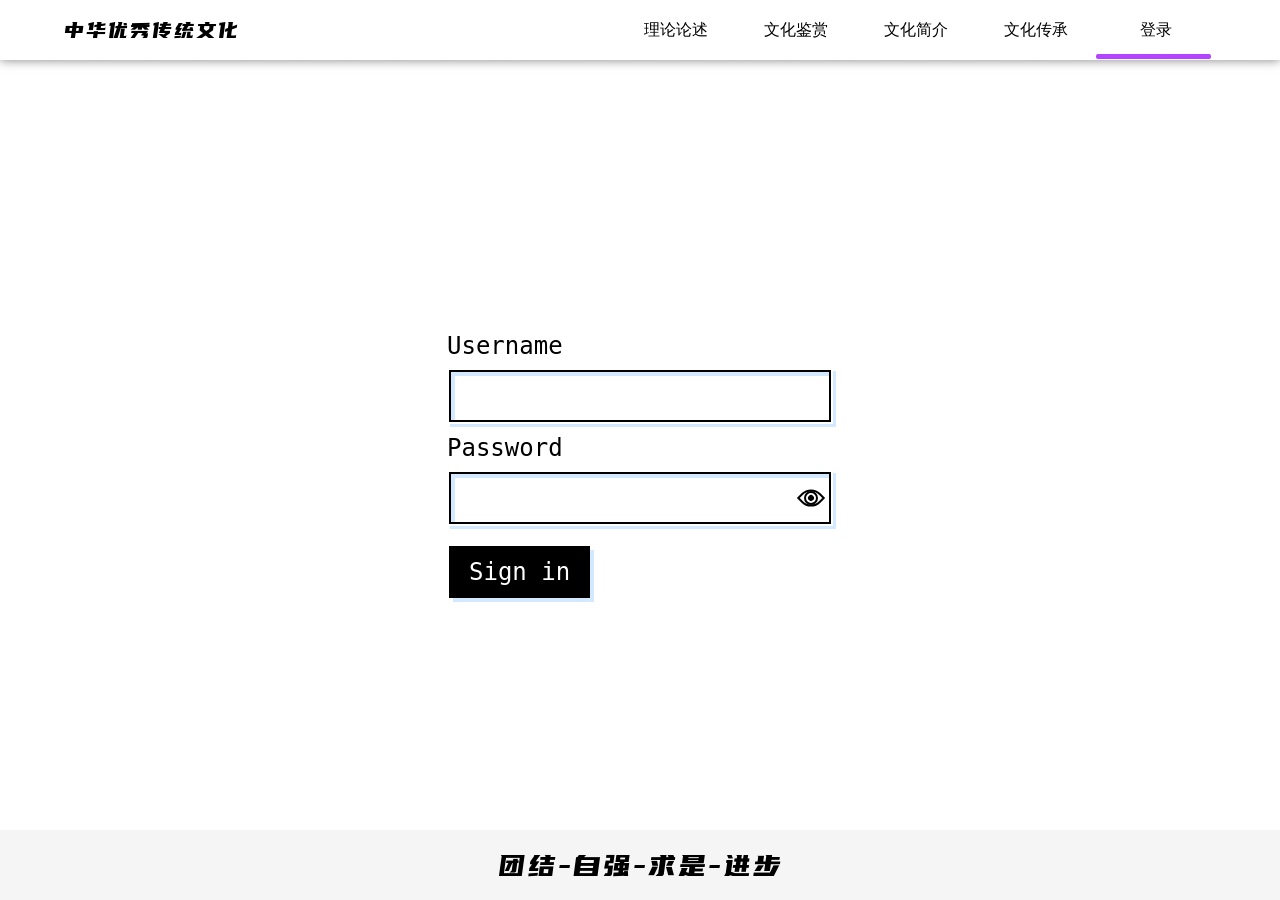
<file: Login.html>
<!DOCTYPE html>
<html lang="en">

<head>
    <meta charset="UTF-8">
    <meta http-equiv="X-UA-Compatible" content="IE=edge">
    <meta name="viewport" content="width=device-width, initial-scale=1.0">
    <title>登录</title>
    <link rel="stylesheet" href="./css/nav.css">
    <link rel="stylesheet" href="./css/all.css">
    <link rel="stylesheet" href="./css/css.css">
    <style>
        body .shell-main-nav ul .nav-box {
            left: 480px;
        }
        :root {
            --bgColor: white;
            --inputColor: black;
            --outlineColor: rgb(141, 228, 41);
        }

        * {
            box-sizing: border-box;
        }

        body {
            background: var(--bgColor);
        }

        body.show-password {
            --bgColor: rgba(0, 0, 0, 0.9);
            --inputColor: white;
            --outlineColor: rgb(151, 247, 218);
        }

        form {
            transform: translate3d(0, 0, 0);
            padding: 10px;
        }

        form>*+* {
            margin-top: 10px;
        }

        .form-item>*+* {
            margin-top: 0.5rem;
        }

        label,
        input,
        button {
            font-size: 1.5rem;
            font-family: monospace;
            color: var(--inputColor);
        }

        label:focus,
        input:focus,
        button:focus {
            outline: 3px solid var(--outlineColor);
            outline-offset: 2px;
        }

        label::-moz-focus-inner,
        input::-moz-focus-inner,
        button::-moz-focus-inner {
            border: none;
        }

        label[id=password],
        input[id=password],
        button[id=password] {
            color: black;
        }

        button {
            border: none;
        }

        [id=submit] {
            cursor: pointer;
            margin: 20px 0 0 2px;
            padding: 0.75rem 1.25rem;
            color: var(--bgColor);
            background-color: var(--inputColor);
            box-shadow: 4px 4px 0 rgba(30, 144, 255, 0.2);
        }

        [id=submit]:active {
            transform: translateY(1px);
        }

        .input-wrapper {
            position: relative;
        }

        input {
            padding: 0.75rem 4rem 0.75rem 0.75rem;
            width: 100%;
            border: 2px solid transparent;
            border-radius: 0;
            background-color: transparent;
            box-shadow: inset 0 0 0 2px black, inset 6px 6px 0 rgba(30, 144, 255, 0.2), 3px 3px 0 rgba(30, 144, 255, 0.2);
            -webkit-appearance: none;
        }

        input:focus {
            outline-offset: 1px;
        }

        .show-password input {
            box-shadow: inset 0 0 0 2px black;
            border: 2px dashed white;
        }

        .show-password input:focus {
            outline: none;
            border-color: rgb(151, 247, 218);
        }

        [id=eyeball] {
            --size: 1.25rem;
            display: flex;
            align-items: center;
            justify-content: center;
            cursor: pointer;
            outline: none;
            position: absolute;
            top: 50%;
            right: 0.75rem;
            border: none;
            background-color: transparent;
            transform: translateY(-50%);
        }

        [id=eyeball]:active {
            transform: translateY(calc(-50% + 1px));
        }

        .eye {
            width: var(--size);
            height: var(--size);
            border: 2px solid var(--inputColor);
            border-radius: calc(var(--size) / 1.5) 0;
            transform: rotate(45deg);
        }

        .eye:before,
        .eye:after {
            content: "";
            position: absolute;
            top: 0;
            right: 0;
            bottom: 0;
            left: 0;
            margin: auto;
            border-radius: 100%;
        }

        .eye:before {
            width: 35%;
            height: 35%;
            background-color: var(--inputColor);
        }

        .eye:after {
            width: 65%;
            height: 65%;
            border: 2px solid var(--inputColor);
            border-radius: 100%;
        }

        [id=beam] {
            position: absolute;
            top: 50%;
            right: 1.75rem;
            -webkit-clip-path: polygon(100% 50%, 100% 50%, 0 0, 0 100%);
            clip-path: polygon(100% 50%, 100% 50%, 0 0, 0 100%);
            width: 100vw;
            height: 25vw;
            z-index: 1;
            mix-blend-mode: multiply;
            transition: transform 200ms ease-out;
            transform-origin: 100% 50%;
            transform: translateY(-50%) rotate(var(--beamDegrees, 0));
            pointer-events: none;
        }

        .show-password [id=beam] {
            background:rgb(151, 247, 218);
        }
        body .shell-main-footer{
            position: absolute;
            bottom: 100px;
        }
        body .shell{
            height: 100vh;
            position: relative
        }
        body .shell-main-footer{
            height: 70px;
        }
    </style>
</head>

<body>
    <div class="shell">
        <div class="shell-main">
            <div class="shell-main-nav">
                <div class="logo">
                    <span>中华优秀传统文化</span>
                </div>
                <ul>
                    <li><a href="./Discussion.html">理论论述</a></li>
                    <li><a href="./Appreciation.html">文化鉴赏</a></li>
                    <li><a href="./Introduction.html">文化简介</a></li>
                    <li><a href="./Smriti.html">文化传承</a></li>
                    <li><a href="./Login.html">登录</a></li>
                    <div class="nav-box"></div>
                </ul>
            </div>
        </div>
        <form onsubmit="return false">
            <div class="form-item">
                <label>Username</label>
                <div class="input-wrapper">
                    <input type="text" id="username" autocomplete="off" autocorrect="off" autocapitalize="off"
                        spellcheck="false" data-lpignore="true" />
                </div>
            </div>
            <div class="form-item">
                <label>Password</label>
                <div class="input-wrapper">
                    <input type="password" id="password" autocomplete="off" autocorrect="off" autocapitalize="off"
                        spellcheck="false" data-lpignore="true" />
                    <button type="button" id="eyeball">
                        <div class="eye"></div>
                    </button>
                    <div id="beam"></div>
                </div>
            </div>
            <button id="submit">Sign in</button>
        </form>
        <div class="shell-main-footer">
            <span>团结-自强-求是-进步</span>
        </div>
    </div>
    <script>
        const root = document.documentElement;
        const eye = document.getElementById('eyeball');
        const beam = document.getElementById('beam');
        const passwordInput = document.getElementById('password');
        const footer = document.querySelector('.shell-main-footer')

        root.addEventListener('mousemove', (e) => {
            let rect = beam.getBoundingClientRect();
            let mouseX = rect.right + (rect.width / 2);
            let mouseY = rect.top + (rect.height / 2);
            let rad = Math.atan2(mouseX - e.pageX, mouseY - e.pageY);
            let degrees = (rad * (20 / Math.PI) * -1) - 350;
            root.style.setProperty('--beamDegrees', `${degrees}deg`);
        });

        eye.addEventListener('click', e => {
            e.preventDefault();
            document.body.classList.toggle('show-password');
            passwordInput.type = passwordInput.type === 'password' ? 'text' : 'password'
            passwordInput.focus();
            
        });
    </script>
</body>

</html>
</file>
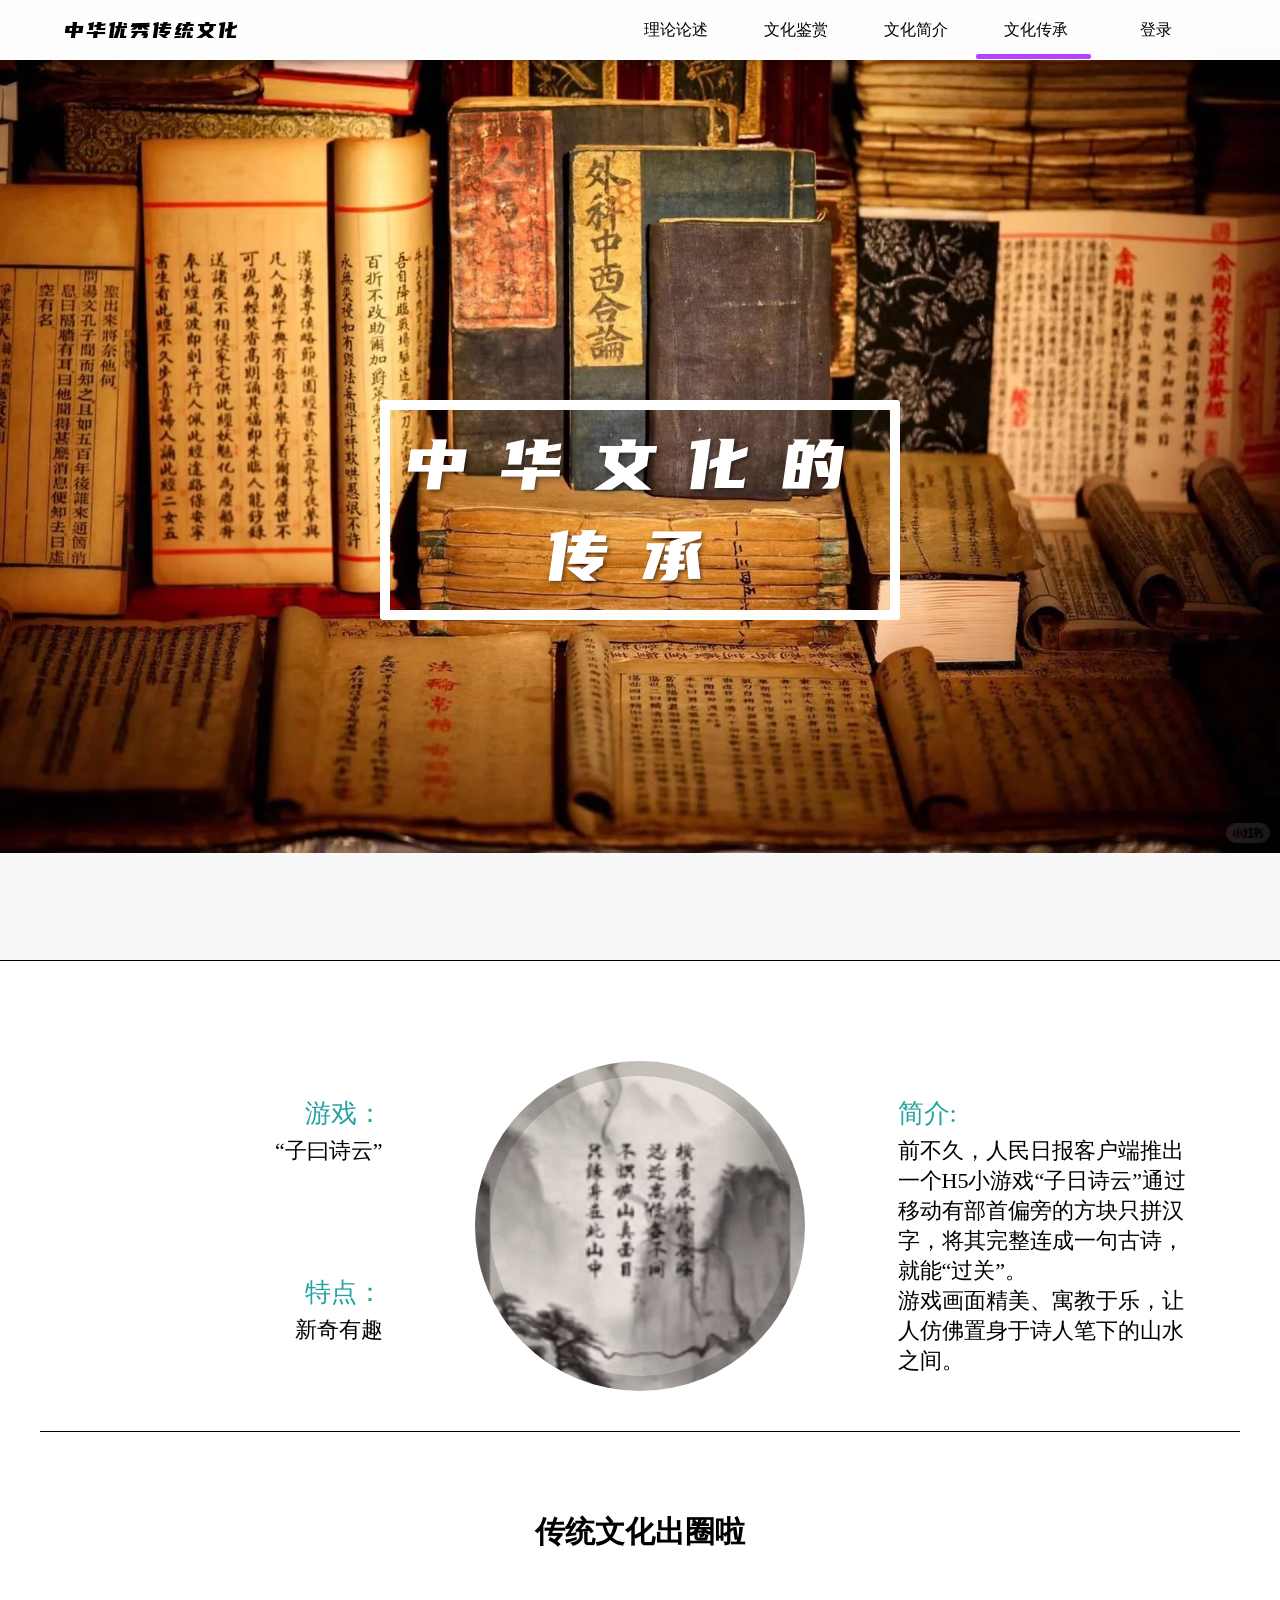
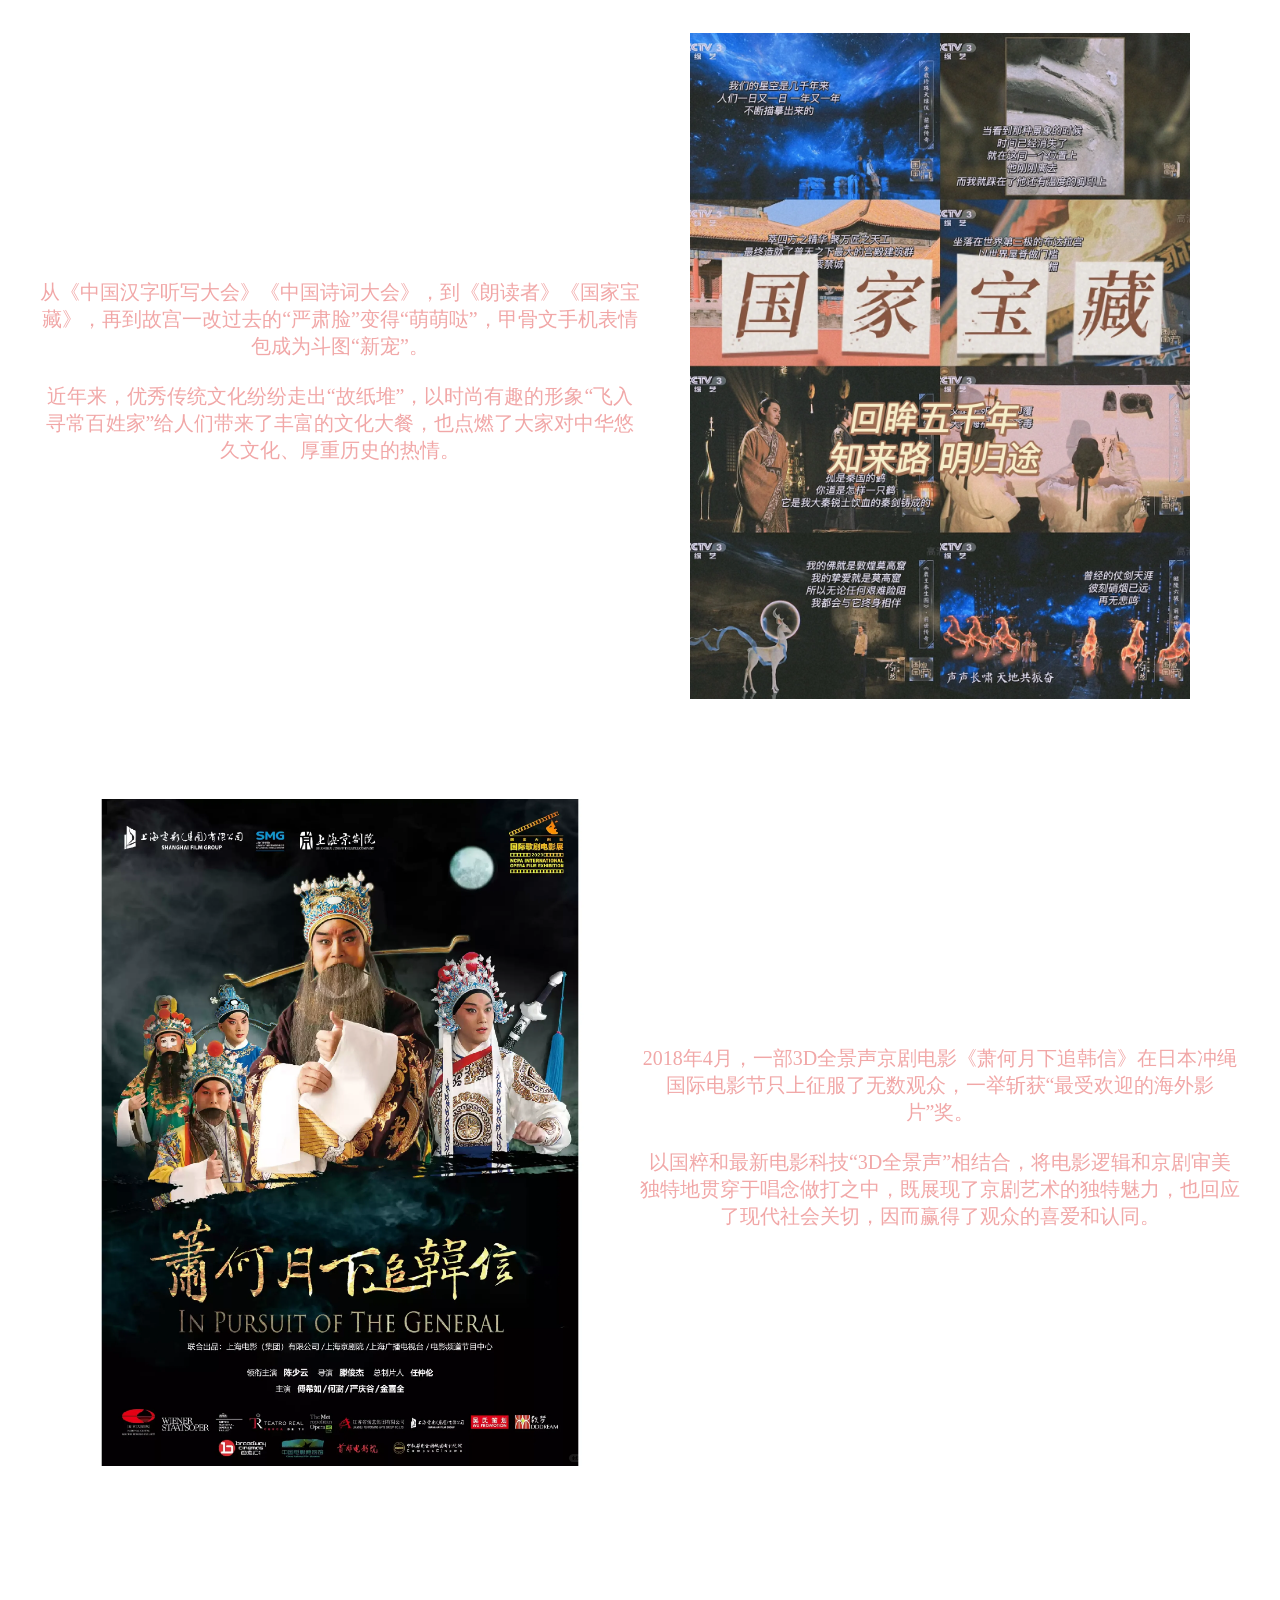
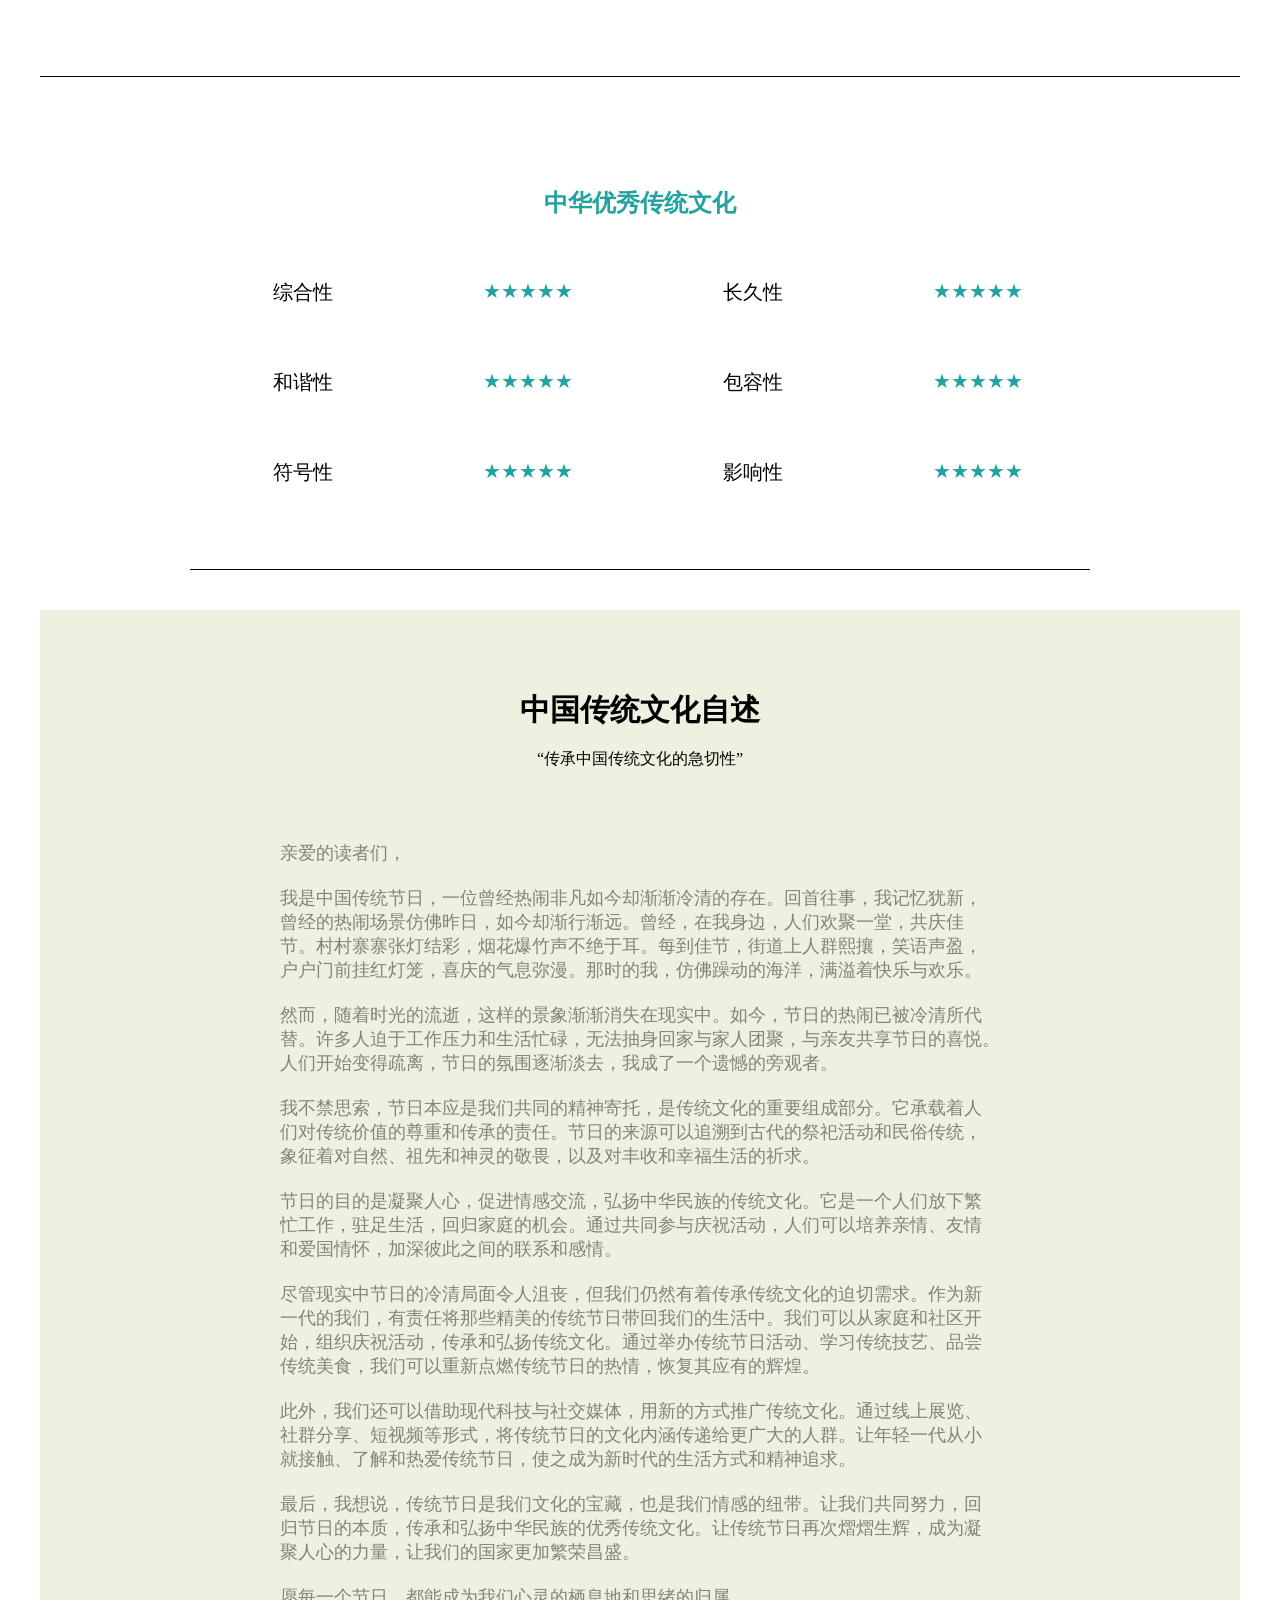
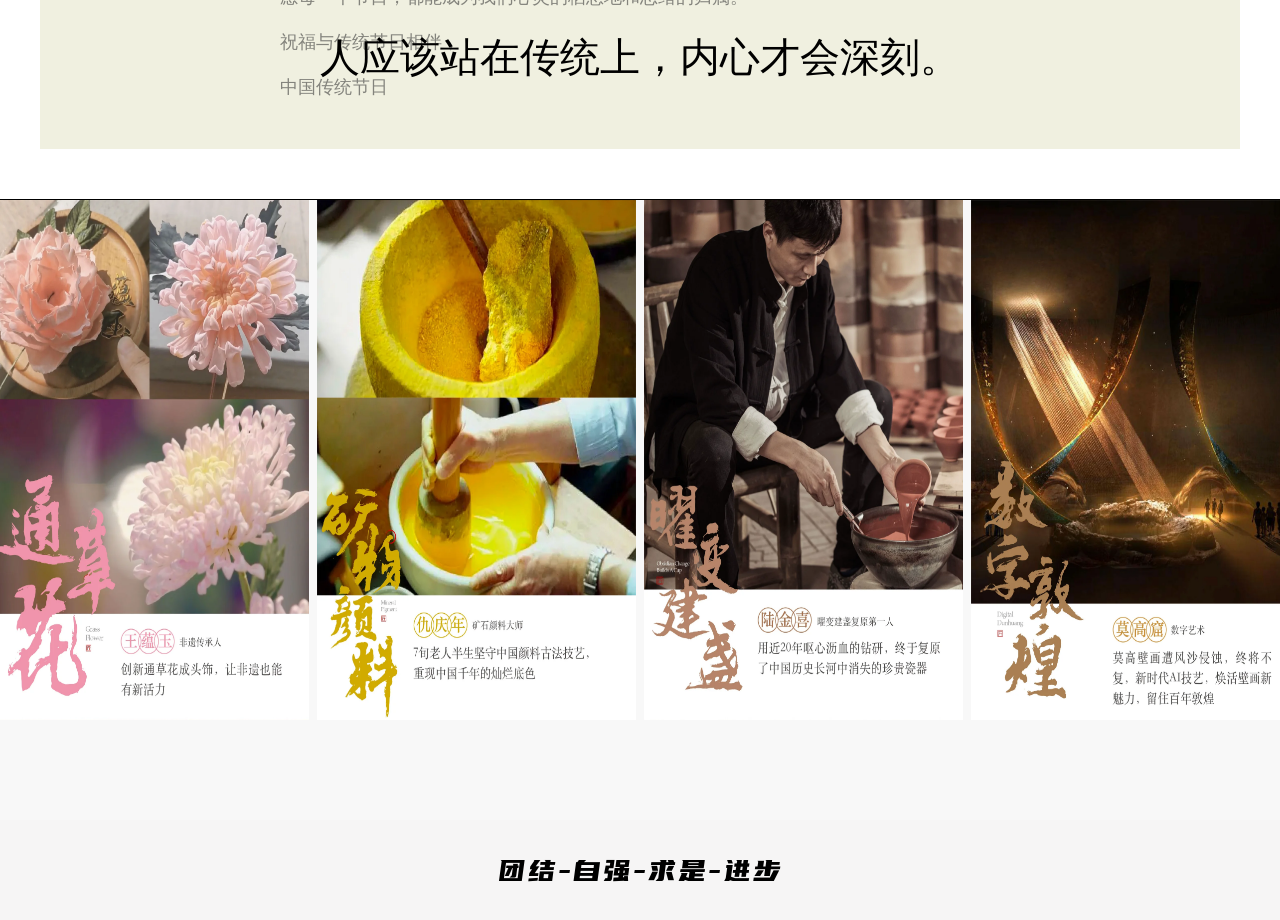
<file: Smriti.html>
<!DOCTYPE html>
<html lang="en">

<head>
    <meta charset="UTF-8">
    <meta http-equiv="X-UA-Compatible" content="IE=edge">
    <meta name="viewport" content="width=device-width, initial-scale=1.0">
    <title>文化传承</title>
    <link rel="stylesheet" href="./css/nav.css">
    <link rel="stylesheet" href="./css/all.css">
    <style>
        body .shell-main-nav ul .nav-box {
            left: 360px;
        }

        * {
            margin: 0;
            padding: 0;
        }

        body {
            background-color: rgb(248, 248, 248);
            background-repeat: no-repeat;
            background-size: contain;
        }

            body .shell-main-nav {
                margin-bottom: 0;
            }

        .main {
            position: relative;
            display: flex;
            justify-content: center;
            align-items: center;
            flex-direction: column;
            max-width: 1430px;
            overflow-x: hidden;
            transform: translateY(0px);
            background-color: #fff;
            transition: .3s;
            padding: 50px;
            border: 1px solid #000;
        }

        .img {
            position: relative;
            width: 100%;
            height: 100vh;
            overflow: hidden;
            background-image: url('./image/2.png');
            background-attachment: fixed;
            background-size: 100%;
            background-repeat: no-repeat;
        }

        .img::after {
            content: '中华文化的传承';
            width: 500px;
            height: 200px;
            border-radius: 3px;
            position: absolute;
            left: 50%;
            top: 50%;
            transform: translate(-50%, -50%);
            border: #fff 10px solid;
            color: #fff;
            letter-spacing: 30px;
            font: 100 70px 'font';
            display: flex;
            align-items: center;
            justify-content: center;
            text-align: center;
            text-transform: uppercase;
            text-shadow: 2px 2px 4px rgba(0, 0, 0, 0.5);
        }

        .section-top {
            width: 100%;
            height: 300px;
            display: flex;
            justify-content: space-evenly;
            margin-top: 50px;
        }

        .section-top-middle {
            width: 300px;
            height: 300px;
            border-radius: 50%;
            background-image: url('./image/logo.jpg');
            background-size: cover;
            background-position-y: -30px;
            margin: 0 50px;
            border: 15px solid rgba(0, 0, 0, 0.151);
        }

        .section-top-left,
        .section-top-right {
            width: 300px;
            height: 300px;
            font-size: 22px;
            margin-top: 30px;
        }

        .section-top-left {
            text-align: right;
        }

        .section-top p {
            font-size: 26px;
            color: #22A39F;
            margin: 5px 0;
        }

        .section-middle,
        .section-bottom {
            display: flex;
            flex-direction: column;
            justify-content: center;
            align-items: center;
        }

        .section-bottom {
            position: relative;
        }

        .section-middle-box {
            width: 100%;
            display: flex;
            margin: 50px 0;
        }

        .section-middle-left {
            width: 600px;
            display: flex;
            flex-direction: column;
            justify-content: center;
        }

        .section-middle-left span {
            text-align: left;
            color: rgb(241, 167, 167);
            margin-top: 10px;
        }

        .section-middle-right {
            width: 600px;
            display: flex;
            justify-content: center;
        }

        .section-middle-right img {
            width: 500px;
        }

        .section-middle-left span {
            text-align: center;
            font-size: 20px;
        }

        .Skills {
            width: 100%;
            display: flex;
            flex-wrap: wrap;
            justify-content: space-evenly;
            margin: 40px 0;
        }

            .Skills li {
                width: 50%;
                display: flex;
                justify-content: space-evenly;
                margin: 20px 0;
                height: 50px;
                cursor: pointer;
            }

                .Skills li span,
                .Skills li p {
                    text-align: center;
                    font-size: 20px;
                    display: block;
                    width: 50%;
                    transition: .2s;
                    letter-spacing: 0px;
                }

                .Skills li p {
                    color: #22A39F;
                }

                .Skills li:hover p {
                    letter-spacing: 5px;
                }

        .Achievement {
            margin-top: 40px;
            width: 100%;
            display: flex;
            justify-content: space-between;
        }

        .Achievement-left {
            display: flex;
            flex-direction: column;
            width: 300px;
        }

            .Achievement-left h2 {
                font-size: 18px;
                margin-bottom: 20px;
            }

            .Achievement-left span {
                font-size: 10px;
            }

        .Achievement-right {
            display: flex;
            justify-content: space-evenly;
            flex-wrap: wrap;
            width: 450px;
        }

            .Achievement-right img {
                width: 200px;
                margin-left: 20px;
                margin-bottom: 20px;
                transition: .3s;
            }

                .Achievement-right img:hover {
                    transform: scale(1.1);
                }

        article {
            display: flex;
            justify-content: center;
        }

        aside {
            width: 100%;
            position: relative;
            left: 50%;
            transform: translate(-50%);
            display: flex;
            flex-direction: column;
            align-items: center;
            background-color: rgb(240, 240, 224);
            padding: 50px 0;
        }

        .bottom {
            width: 1300px;
            display: flex;
            justify-content: space-between;
            position: relative;
        }

            .bottom::after {
                content: '人应该站在传统上，内心才会深刻。';
                position: absolute;
                top: -170px;
                width: 100%;
                text-align: center;
                font: 300 40px '';
            }

            .bottom img {
                width: 24.5%;
                height: 520px;
            }
    </style>
</head>

<body>
    <div class="shell">
        <div class="shell-main">
            <div class="shell-main-nav">
                <div class="logo">
                    <span>中华优秀传统文化</span>
                </div>
                <ul>
                    <li><a href="./Discussion.html">理论论述</a></li>
                    <li><a href="./Appreciation.html">文化鉴赏</a></li>
                    <li><a href="./Introduction.html">文化简介</a></li>
                    <li><a href="./Smriti.html">文化传承</a></li>
                    <li><a href="./Login.html">登录</a></li>
                    <div class="nav-box"></div>
                </ul>
            </div>
            <div class="img"></div>
            <div class="main">
                <section>
                    <div class="section-top">
                        <div class="section-top-left">
                            <p>游戏：<br /></p>
                            “子曰诗云”<br><br><br><br><br>
                            <p>特点：<br /></p>
                            新奇有趣<br />

                        </div>
                        <div class="section-top-middle">

                        </div>
                        <div class="section-top-right">
                            <p>简介:</p>
                            前不久，人民日报客户端推出一个H5小游戏“子日诗云”通过移动有部首偏旁的方块只拼汉字，将其完整连成一句古诗，就能“过关”。<br>游戏画面精美、寓教于乐，让人仿佛置身于诗人笔下的山水之间。

                        </div>
                    </div>
                    <div class="section-middle">



                        <div class="section-middle-box" style="border-bottom:solid 1px #000; padding-bottom: 20px;">

                        </div>

                        <h2 style="font-size: 30px; margin: 30px 0;">传统文化出圈啦</h2>

                        <div class="section-middle-box">
                            <div class="section-middle-left">
                                <span>
                                    从《中国汉字听写大会》《中国诗词大会》，到《朗读者》《国家宝藏》，再到故宫一改过去的“严肃脸”变得“萌萌哒”，甲骨文手机表情包成为斗图“新宠”。<br><br>近年来，优秀传统文化纷纷走出“故纸堆”，以时尚有趣的形象“飞入寻常百姓家”给人们带来了丰富的文化大餐，也点燃了大家对中华悠久文化、厚重历史的热情。
                                </span>
                            </div>
                            <div class="section-middle-right">
                                <img src="./image/2 (10).png" alt="">
                            </div>
                        </div>

                        <div class="section-middle-box">
                            <div class="section-middle-right">
                                <img src="./image/2 (1).png" alt="">
                            </div>

                            <div class="section-middle-left">
                                <span>
                                    2018年4月，一部3D全景声京剧电影《萧何月下追韩信》在日本冲绳国际电影节只上征服了无数观众，一举斩获“最受欢迎的海外影片”奖。<br><br>以国粹和最新电影科技“3D全景声”相结合，将电影逻辑和京剧审美独特地贯穿于唱念做打之中，既展现了京剧艺术的独特魅力，也回应了现代社会关切，因而赢得了观众的喜爱和认同。
                                </span>
                            </div>

                        </div>

                        <h2 style="font-size: 30px; margin: 30px 0;"></h2>

                        <div class="section-middle-box" style="border-bottom:solid 1px #000; padding-bottom: 40px;">
                            <div class="section-middle-left" style="width: 100%;">
                                <span>

                                </span>
                            </div>
                        </div>
                    </div>

                </section>
                <article>
                    <div class="section-bottom">

                        <h2 style="margin-top: 60px; color: #22A39F">中华优秀传统文化</h2>
                        <ul class="Skills" style="border-bottom:solid 1px #000; padding-bottom: 40px;">
                            <li>
                                <span>综合性</span>
                                <p>★★★★★</p>
                            </li>
                            <li>
                                <span>长久性</span>
                                <p>★★★★★</p>
                            </li>
                            <li>
                                <span>和谐性</span>
                                <p>★★★★★</p>
                            </li>
                            <li>
                                <span>包容性</span>
                                <p>★★★★★</p>
                            </li>
                            <li>
                                <span>符号性</span>
                                <p>★★★★★</p>
                            </li>
                            <li>
                                <span>影响性</span>
                                <p>★★★★★</p>
                            </li>
                        </ul>

                    </div>

                </article>
                <aside>
                    <h2 style="font-size: 30px; margin-top: 30px;">中国传统文化自述</h2><br />
                    <span>“传承中国传统文化的急切性”</span>
                    <p style="margin-top: 50px;font-size: 18px; color: #37373796;">
                        <br> 亲爱的读者们， <br>

                        <br> 我是中国传统节日，一位曾经热闹非凡如今却渐渐冷清的存在。回首往事，我记忆犹新，
                        <br> 曾经的热闹场景仿佛昨日，如今却渐行渐远。曾经，在我身边，人们欢聚一堂，共庆佳
                        <br> 节。村村寨寨张灯结彩，烟花爆竹声不绝于耳。每到佳节，街道上人群熙攘，笑语声盈，
                        <br> 户户门前挂红灯笼，喜庆的气息弥漫。那时的我，仿佛躁动的海洋，满溢着快乐与欢乐。 <br>
                        <br> 然而，随着时光的流逝，这样的景象渐渐消失在现实中。如今，节日的热闹已被冷清所代
                        <br> 替。许多人迫于工作压力和生活忙碌，无法抽身回家与家人团聚，与亲友共享节日的喜悦。
                        <br> 人们开始变得疏离，节日的氛围逐渐淡去，我成了一个遗憾的旁观者。 <br>

                        <br> 我不禁思索，节日本应是我们共同的精神寄托，是传统文化的重要组成部分。它承载着人
                        <br> 们对传统价值的尊重和传承的责任。节日的来源可以追溯到古代的祭祀活动和民俗传统，
                        <br> 象征着对自然、祖先和神灵的敬畏，以及对丰收和幸福生活的祈求。 <br>

                        <br> 节日的目的是凝聚人心，促进情感交流，弘扬中华民族的传统文化。它是一个人们放下繁
                        <br> 忙工作，驻足生活，回归家庭的机会。通过共同参与庆祝活动，人们可以培养亲情、友情
                        <br> 和爱国情怀，加深彼此之间的联系和感情。 <br>


                        <br> 尽管现实中节日的冷清局面令人沮丧，但我们仍然有着传承传统文化的迫切需求。作为新
                        <br> 一代的我们，有责任将那些精美的传统节日带回我们的生活中。我们可以从家庭和社区开
                        <br> 始，组织庆祝活动，传承和弘扬传统文化。通过举办传统节日活动、学习传统技艺、品尝
                        <br> 传统美食，我们可以重新点燃传统节日的热情，恢复其应有的辉煌。 <br>

                        <br> 此外，我们还可以借助现代科技与社交媒体，用新的方式推广传统文化。通过线上展览、
                        <br> 社群分享、短视频等形式，将传统节日的文化内涵传递给更广大的人群。让年轻一代从小
                        <br> 就接触、了解和热爱传统节日，使之成为新时代的生活方式和精神追求。 <br>

                        <br> 最后，我想说，传统节日是我们文化的宝藏，也是我们情感的纽带。让我们共同努力，回
                        <br> 归节日的本质，传承和弘扬中华民族的优秀传统文化。让传统节日再次熠熠生辉，成为凝
                        <br> 聚人心的力量，让我们的国家更加繁荣昌盛。 <br>

                        <br> 愿每一个节日，都能成为我们心灵的栖息地和思绪的归属。 <br>

                        <br> 祝福与传统节日相伴， <br>

                        <br> 中国传统节日 <br>

                    </p>
                </aside>
            </div>
            <div class="bottom">
                <img src="./image/2 (6).png" alt="">
                <img src="./image/2 (2).png" alt="">
                <img src="./image/2 (4).png" alt="">
                <img src="./image/2 (9).png" alt="">
            </div>
            <div class="shell-main-footer">
                <span>团结-自强-求是-进步</span>
            </div>
        </div>

    </div>
    <script src="https://ajax.aspnetcdn.com/ajax/jquery/jquery-3.5.1.min.js"></script>
    <script>
        window.addEventListener('scroll', function () {
            let top = window.scrollY
            console.log(top)
            if (top > 200) {
                $('.main').css('transform', 'translateY(-300px)')
            } else {
                $('.main').css('transform', 'translateY(0%)')
            }
        })
    </script>
</body>

</html>
</file>
<file: css/nav.css>
body .shell-main {
  width: 100%;
  height: auto;
  position: relative;
  transition: .2s;
  display: flex;
  flex-direction: column;
  align-items: center;
  margin-bottom: 100px;
}

body .shell-main-nav {
  width: 100%;
  height: 60px;
  position: sticky;
  z-index: 999;
  top: 0;
  box-shadow: 0 0 10px rgba(0, 0, 0, 0.5);
  margin-bottom: 18vh;
  background: linear-gradient(to right bottom, rgba(255, 255, 255, 0.8), rgba(255, 255, 255, 0.7), rgba(255, 255, 255, 0.6));
  backdrop-filter: blur(13px);
}

body .shell-main-nav .logo {
  width: 220px;
  height: 100%;
  position: absolute;
  left: 5%;
  justify-content: space-between;
  display: flex;
  align-items: center;
}

body .shell-main-nav .logo img {
  width: 45px;
  height: 45px;
  border-radius: 50%;
}

body .shell-main-nav .logo span {
  font: 100 22px 'font';
  letter-spacing: 2px;
}

body .shell-main-nav ul {
  width: 600px;
  height: 100%;
  display: flex;
  justify-content: space-evenly;
  align-items: center;
  position: absolute;
  right: 5%;
}

body .shell-main-nav ul .nav-box {
  position: absolute;
  bottom: 1px;
  left: 0;
  width: 115px;
  height: 5px;
  border-radius: 2px;
  background-color: #b444ff;
  z-index: -999;
  transition: .5s;
}

body .shell-main-nav ul li {
  width: 150px;
  text-align: center;
}

body .shell-main-nav ul li a {
  color: #000;
  display: block;
  width: 100%;
  height: 100%;
  line-height: 60px;
  text-align: center;
}
body .shell-main-nav ul li:nth-child(1):hover~.nav-box {
  left: 0px;
  background-color: red;
}
body .shell-main-nav ul li:nth-child(2):hover~.nav-box {
  left: 120px;
  background-color: red;
}

body .shell-main-nav ul li:nth-child(3):hover~.nav-box {
  left: 240px;
  background-color: #8da1f8;
}

body .shell-main-nav ul li:nth-child(4):hover~.nav-box {
  left: 360px;
  background-color: #ffb1b1;
}

body .shell-main-nav ul li:nth-child(5):hover~.nav-box {
  left: 480px;
  background-color: #7df88e;
}
/* media */
@media (max-width:768px) {
  body .shell-main-nav ul {
      transform: scale(.7);
      right: -60px;
      top: 2px;
  }
}

@media (max-width:600px) {
  body .shell-main-nav .logo {
      display: none;
  }

  body .shell-main-nav ul {
      transform: scale(.6);
      right: -130px;
  }
}
</file>
<file: css/all.css>
@charset "UTF-8";

@font-face {
  font-family: 'font';
  src: url("../font/优设标题黑_猫啃网.ttf");
}

* {
  padding: 0;
  margin: 0;
  list-style: none;
  outline: none;
  text-decoration: none;
}

body {
  display: flex;
  justify-content: center;
  align-items: center;
  background-color: #f7f7f7;
}

body .shell {
  width: 100%;
  position: relative;
  height: auto;
  display: flex;
  flex-direction: column;
  align-items: center;
}

body .shell-main-footer {
    width: 100%;
    position: relative;
    height: 100px;
    transform: translateY(100px);
    display: flex;
    justify-content: center;
    letter-spacing: 2px;
    align-items: center;
    text-align: center;
    font: 100 30px 'font';
    background-color: #F6F5F5;
}
</file>
<file: css/index.css>
body .shell-top {
    width: 100%;
    height: 100vh;
    background-image: linear-gradient(to bottom, rgb(255, 192, 135), rgb(252, 239, 187));
    position: absolute;
    transition: .2s;
    overflow: hidden;
}

body .shell-top video {
  width: 100%;
}

body .shell-top .word {
  position: absolute;
  left: 50%;
  top: 50%;
  transform: translate(-50%, -50%);
  width: 700px;
  height: 220px;
  border: solid 10px rgba(255, 255, 255, 0.199);
  display: flex;
  justify-content: center;
  align-items: center;
  flex-direction: column;
}

body .shell-top .word h2 {
  font: 100 70px 'font';
  color: #fff;
  letter-spacing: 10px;
}

body .shell-main {
  width: 100%;
  height: auto;
  top: 100vh;
  position: relative;
  transition: .2s;
  display: flex;
  flex-direction: column;
  align-items: center;
  margin-bottom: 100px;
}

    body .shell-main::before {
        content: '';
        width: 250px;
        height: 50%;
        background-image: linear-gradient(to bottom, #EF4141, #EF4848, #FC4545);
        position: absolute;
        transform: translate(-145%, 0);
        z-index: -999;
        bottom: 0;
    }

    body .shell-main::after {
        content: '';
        width: 250px;
        height: 50%;
        background-image: linear-gradient(to bottom, #EF4141, #EF4848, #FC4545);
        position: absolute;
        transform: translate(145%);
        z-index: -999;
    }

body .shell-main-nav {
  width: 100%;
  height: 60px;
  position: sticky;
  z-index: 999;
  top: 0;
  box-shadow: 0 0 10px rgba(0, 0, 0, 0.5);
  margin-bottom: 18vh;
  background: linear-gradient(to right bottom, rgba(255, 255, 255, 0.8), rgba(255, 255, 255, 0.7), rgba(255, 255, 255, 0.6));
  backdrop-filter: blur(13px);
}

body .shell-main-nav .logo {
  width: 220px;
  height: 100%;
  position: absolute;
  left: 5%;
  justify-content: space-between;
  display: flex;
  align-items: center;
}

body .shell-main-nav .logo img {
  width: 45px;
  height: 45px;
  border-radius: 50%;
}

body .shell-main-nav .logo span {
  font: 100 22px 'font';
  letter-spacing: 2px;
}

body .shell-main-nav ul {
  width: 600px;
  height: 100%;
  display: flex;
  justify-content: space-evenly;
  align-items: center;
  position: absolute;
  right: 5%;
}

body .shell-main-nav ul .nav-box {
  position: absolute;
  bottom: 1px;
  left: 0;
  width: 115px;
  height: 5px;
  border-radius: 2px;
  z-index: -999;
  transition: .5s;
}

body .shell-main-nav ul li {
  width: 150px;
  text-align: center;
}

body .shell-main-nav ul li a {
  color: #000;
  display: block;
  width: 100%;
  height: 100%;
  line-height: 60px;
  text-align: center;
}

body .shell-main-nav ul li:nth-child(2):hover~.nav-box {
  left: 120px;
  background-color: red;
}

body .shell-main-nav ul li:nth-child(3):hover~.nav-box {
  left: 240px;
  background-color: #8da1f8;
}

body .shell-main-nav ul li:nth-child(4):hover~.nav-box {
  left: 360px;
  background-color: #ffb1b1;
}

body .shell-main-nav ul li:nth-child(5):hover~.nav-box {
  left: 480px;
  background-color: #7df88e;
}

body .shell-main-lbt {
  position: relative;
  width: 100%;
  display: flex;
  justify-content: center;
  align-items: center;
  height: 650px;
  background-color: #978989;
  margin-bottom: 150px;
  overflow: hidden;
  background-image: url("../image/lbt.gif");
  background-color: #fff;
  background-repeat: no-repeat;
  background-size: contain;
  background-position: 50%;
}

body .shell-main-lbt .images {
  width: 300%;
  height: 100%;
  display: flex;
  align-items: center;
  position: absolute;
  left: 0;
  transition: .2s;
}

body .shell-main-lbt .images .img {
  position: relative;
  width: 100%;
  height: 100%;
  display: flex;
  align-items: center;
  justify-content: center;
  overflow: hidden;
}

body .shell-main-lbt .images .img .shell-main-lbt-word {
  width: 600px;
  overflow-x: hidden;
  height: 200px;
  background: linear-gradient(to right bottom, rgba(255, 255, 255, 0.4), rgba(255, 255, 255, 0.2), rgba(255, 255, 255, 0.1));
  backdrop-filter: blur(0px);
  display: flex;
  align-items: center;
  flex-direction: column;
  justify-content: center;
  text-align: center;
  transform: translateY(400px);
  transition: .5s;
}

body .shell-main-lbt .images .img .shell-main-lbt-word h2 {
  font: 400 32px 'font';
  transition: .6s;
  transition-delay: .4s;
  transform: translate(520px);
}

body .shell-main-lbt .images .img .shell-main-lbt-word span {
  color: #3a3a3a;
  transition: .6s;
  transition-delay: .4s;
  transform: translate(-620px);
}

body .shell-main-lbt .min-images {
  display: flex;
  justify-content: space-evenly;
  position: absolute;
  bottom: 20px;
  width: 40%;
  z-index: 999;
  right: 10%;
}

body .shell-main-lbt .button {
  width: 100%;
  position: absolute;
  display: flex;
  justify-content: space-between;
  user-select: none;
}

body .shell-main-lbt .button .button-left,
body .shell-main-lbt .button .button-right {
    font-size: 50px;
    background-color: rgba(232, 27, 27, 0.7);
    padding: 0 20px;
    cursor: pointer;
    line-height: 500px;
}

body .shell-main-header {
  width: 90%;
  height: 700px;
  display: flex;
  justify-content: center;
  margin-bottom: 100px;
  overflow: hidden;
  align-items: center;
  position: relative;
  margin-bottom: 150px;
}

body .shell-main-header-left {
  width: 60%;
  height: 90%;
  display: flex;
  justify-content: center;
  align-items: center;
  flex-direction: column;
  box-shadow: 0 0 15px rgba(95, 95, 95, 0.5);
  background-color: white;
  overflow: hidden;
}

body .shell-main-header-left::after {
    content: '';
    width: 200px;
    height: 15px;
    background-color: #EB2727;
    opacity: 0.8;
    position: absolute;
    top: 0;
    left: 0;
}

body .shell-main-header-left::before {
    content: '';
    width: 250px;
    height: 250px;
    border: 20px solid rgba(235, 22, 22, 0.3);
    position: absolute;
    bottom: -30px;
    left: -140px;
    border-radius: 10px;
    transform: rotate(30deg);
    animation: transform 4s infinite;
}

@keyframes transform {
  0% {
    transform: rotate(30deg) translate(0);
  }

  50% {
    transform: rotate(40deg) translate(10px);
  }

  100% {
    transform: rotate(30deg) translate(0px);
  }
}

body .shell-main-header-left-footer {
  position: relative;
  width: 80%;
  margin-top: 40px;
  transform: translateY(400px);
  opacity: 0;
  transition: .9s;
  transition-delay: .3s;
}

body .shell-main-header-left-footer p {
  position: absolute;
  display: block;
  right: 0;
}

body .shell-main-header-left-top {
  display: flex;
  position: relative;
  width: 85%;
  transform: translateY(400px);
  opacity: 0;
  transition: .8s;
}

body .shell-main-header-left-top h2 {
  font-size: 100px;
  transform: translateY(-20px);
}

    body .shell-main-header-left-top span {
        -webkit-text-fill-color: rgba(0, 0, 0, 0.2);
        -webkit-text-stroke-color: #211F1F;
        -webkit-text-stroke-width: 1px;
        margin-left: 20px;
        font: 600 40px '';
    }

body .shell-main-header-left-bottom {
  width: 85%;
  height: auto;
  transform: translateY(400px);
  transition: .8s;
  transition-delay: .2s;
  font-size: 20px;
}

body .shell-main-header-right {
  width: 40%;
  height: 95%;
  background-size: cover;
  background-image: url("../image/top.png");
  border: 5px solid #000;
}

body .shell-main-content {
  display: flex;
  justify-content: center;
  width: 100%;
  height: auto;
  padding: 20px 0;
  margin-bottom: 100px;

  overflow: hidden;
}

body .shell-main-content-left {
    width: 60%;
    height: 100%;
    display: flex;
    justify-content: space-between;
    align-items: center;
    background-color: #F68E8E;
    display: flex;
    justify-content: space-between;
    padding: 0 50px;
    position: relative;
    flex-wrap: wrap;
    align-items: center;
}

body .shell-main-content-left::before {
  content: '';
  width: 200px;
  height: 20px;
  background-color: #2e2e2e;
  position: absolute;
  bottom: -30px;
  right: 0;
}

body .shell-main-content-left h2 {
  font-size: 40px;
  color: #fff;
  letter-spacing: 10px;
}

body .shell-main-content-left-fans {
  width: 300px;
  height: 300px;
  transform: scale(0.7);
}

body .shell-main-content-left-fans ul {
  width: 100%;
  height: 100%;
  display: flex;
  justify-content: space-between;
  align-items: center;
  flex-wrap: wrap;
}

body .shell-main-content-left-fans ul li {
  width: 80px;
  height: 80px;
  background-color: #000;
  border-radius: 50%;
  overflow: hidden;
}

body .shell-main-content-left-fans ul li:hover img {
  transform: scale(1.2);
}

body .shell-main-content-left-fans ul li img {
  width: 100%;
  transition: .2s;
}

body .shell-main-content-left-fans ul li span {
  color: #fff;
  font-size: 40px;
  text-align: center;
  display: block;
  line-height: 80px;
}

body .shell-main-content-right {
  width: 300px;
  height: 100%;
  padding: 0 60px;
}

body .shell-main-content-right h2 {
  font-size: 40px;
}

body .shell-main-content-right span {
  display: block;
  margin: 20px 0;
}

body .shell-main-content-right img {
  width: 100%;
}

body .shell-main-bottom {
  display: flex;
  justify-content: center;
  width: 100%;
  height: 510px;
  flex-direction: column;
  margin: 200px;
}

    body .shell-main-bottom h2 {
        font: 100 34px 'font';
        color: #040404;
        letter-spacing: 5px;
        margin-left: 100px;
    }

body .shell-main-bottom h2 span {
  font-size: 80px;
  color: black;
}

body .shell-main-bottom-bottom {
  width: 100%;
  height: auto;
  padding: 20px 0 100px 0;
  background: linear-gradient(to right bottom, rgba(255, 255, 255, 0.9), rgba(255, 255, 255, 0.7), rgba(255, 255, 255, 0.6));
  backdrop-filter: blur(30px);
  position: relative;
}

body .shell-main-bottom-bottom::before {
    content: '';
    width: 250px;
    height: 250px;
    border: 20px solid rgba(242, 19, 41, 0.3);
    position: absolute;
    border-radius: 10px;
    right: 70px;
    top: 100px;
    transform: rotate(30deg) translate(-50%, -50%);
    animation: transform 4s infinite;
    opacity: 0.8;
    z-index: -999;
}

@keyframes transform {
  0% {
    transform: rotate(30deg);
  }

  50% {
    transform: rotate(40deg);
  }

  100% {
    transform: rotate(30deg);
  }
}

body .shell-main-bottom-bottom ul {
  width: 100%;
  height: 100%;
  display: flex;
  justify-content: space-evenly;
  margin-top: 40px;
  flex-wrap: wrap;
}

body .shell-main-bottom-bottom ul li {
  width: 200px;
  height: 200px;
  border-radius: 50%;
  border: 12px solid rgba(0, 0, 0, 0.2);
  display: flex;
  padding: 10px;
  flex-direction: column;
  transition: .3s;
  margin-bottom: 100px;
}

body .shell-main-bottom-bottom ul li span {
  font-size: 10px;
}

body .shell-main-bottom-bottom ul li:hover {
  padding: 2px;
  margin: 8px;
}

body .shell-main-bottom-bottom ul li:hover h2 {
  letter-spacing: 3px;
}

body .shell-main-bottom-bottom ul li img {
  width: 100%;
  border-radius: 100%;
}

body .shell-main-bottom-bottom ul li h2 {
  margin: 30px 0 10px 0;
  font-size: 24px;
  transition: .3s;
  color: black;
  text-align: center;
  letter-spacing: 0;
}

body .shell-main-bottom-bottom ul li span {
  color: #525252;
}

body .shell-main-image {
  width: 100%;
  display: flex;
  height: 900px;
  margin: 10px 0;
  position: relative;
  justify-content: center;
  align-items: center;
}

body .shell-main-image h2 {
  font-size: 30px;
  color: black;
}

body .shell-main-image span {
  font-size: 20px;
}

body .shell-main-image p {
  font-size: 30px;
  writing-mode: lr-tb;
  font-size: 17px;
}

body .shell-main-image-left {
  position: absolute;
  left: 100px;
  top: 200px;
  width: 320px;
}

body .shell-main-image-right {
  position: absolute;
  right: 5px;
  top: 675px;
  width: 600px;
}

body .shell-main-image-auto {
  position: absolute;
  top: 420px;
  left: 190px;
  width: 10px;
}

body .shell-main-image-img {
  width: 100%;
  height: 100%;
  position: relative;
  display: flex;
  justify-content: center;
  align-items: center;
}

body .shell-main-image-img img {
  position: absolute;
}

body .shell-main-image-img img:nth-child(1) {
  width: 300px;
  height: 400px;
  transform: translate(-200px, 250px);
  z-index: 9;
}

body .shell-main-image-img img:nth-child(2) {
  width: 450px;
  height: 350px;
  z-index: 8;
  transform: translate(-50px, -120px);
}

body .shell-main-image-img img:nth-child(3) {
  width: 600px;
  z-index: 7;
  height: 400px;
  right: 0;
}



@media (max-width:768px) {
  body .shell-main::after {
    transform: translate(0);
  }

  body .shell-main::before {
    transform: translate(0);
  }

  .shell-top {
    display: flex;
  }

  body .shell-main-nav ul {
    transform: scale(.7);
    right: -60px;
    top: 2px;
  }

  body .shell-main-lbt .button {
    height: 200px;
  }

  body .shell-main-lbt .button .button-left,
  body .shell-main-lbt .button .button-right {
    line-height: 200px;
  }

  body .shell-main-header {
    flex-wrap: wrap;
    height: 1400px;
  }

  body .shell-main-header-left {
    height: 70%;
    width: 100%;
  }

  body .shell-main-header-right {
    width: 100%;
    height: 30%;
  }

  body .shell-main-content {
    flex-wrap: wrap;
  }

  body .shell-main-content-left {
    width: 100%;
    margin-bottom: 30px;
    justify-content: center;
  }

  body .shell-main-content-right {
    width: 100%;
  }

  body .shell-main-bottom {
    /* overflow:visible;     */
    margin: 200px;
  }

  body .shell-main-bottom-bottom ul li {
    width: 250px;
    height: 250px;
  }

  body .shell-main-image-img {
    transform: scale(.9);
  }

  body .shell-main-image-img img:nth-child(3) {
    width: 400px;
    height: 300px;
    transform: translateY(100px);
  }

  body .shell-main-image-left {
    transform: scale(.4);
    left: 0;
  }

  body .shell-main-image-right,
  body .shell-main-image-left,
  body .shell-main-image-auto {
    display: none;
  }
}

@media (max-width:600px) {
  body .shell-main-bottom {
    margin: 600px 0;
  }

  body .shell-main-header {
    height: 1200px;
  }

  body .shell-main-content-left h2 {
    font-size: 30px;
  }

  body .shell-main-image-img {
    transform: scale(.5);
  }

  body .shell-main-image-img img:nth-child(3) {
    transform: translate(180px, 200px);
  }

  body .shell-main-nav .logo {
    display: none;
  }

  body .shell-main-nav ul {
    transform: scale(.6);
    right: -130px;
  }

  body .shell-top .word {
    width: 80%;
    height: 100px;
  }

  body .shell-top .word h2 {
    font-size: 30px;
  }

  body .shell-main-lbt .button .button-left,
  body .shell-main-lbt .button .button-right {
    width: 10px;
    font-size: 20px;
    opacity: .2;
  }
  body .shell-main-image{
    height: 500px;
  }
  body .shell-main-lbt{
    /* height: 300px; */
  }
}

@media (min-width:1300px) {
  body .shell-main-bottom {
    margin: 0;
  }
}
</file>
<file: css/css.css>
*{
    margin: 0;
    padding: 0;
    text-decoration: none;
    list-style: none;
}
.nav{
    display: flex;
    justify-content: space-around;
    align-items: center;
    position: absolute;
    top: 20px;
    left: 110px;
    width: 650px;
    height: 50px;
    background-color: rgba(255,255,255,.2);
}
.nava{
    display: block;
    width: 100px;
    height: 30px;
    line-height: 30px;
    text-align: center;
    background-color: rgba(255,255,255,.6);
    color: rgb(75, 75, 75);
    font-size:18px;
    letter-spacing: 2px;
    border-radius: 4px;
    transition: .2s;
}
.nava:hover{
    background-color: rgb(189, 189, 189);
    color: #000;
}
.top{
    width: 100%;
    height: 90px;
    background-color: white;
    display: flex;
    justify-content: center;
}
.top a{
    color: black;
}
.topbox{
    width: 90%;
    display: flex;
    flex-wrap: wrap;
    align-content: space-around;
}
.topb{
    width: 100%;
    height: 90px;
    line-height: 90px;
    display: flex;
    justify-content: space-between;
}
.topbleft a:hover{
    background-color: rgb(156, 156, 156);
}
.topbleft a{
    width: 100px;
    text-align: center;
}
.topbleft{
    position: absolute;
    display: flex;
    justify-content: space-between;
    width: 450px;
    left: 110px;
}
.topbright{
    position: absolute;
    right: 100px;
    display: flex;
    align-items: center;
    justify-content: space-around;
    width: 300px;
    height: 90px;
    line-height: 90px
}
.topbright input{
    height: 30px;
    border-radius: 10px;
    border: 1px solid #ccc;
    padding-left: 15px;
}

.topimg{
    display: flex;
    justify-content: center;
    align-items: center;
    width: 100%;
    height: 600px;
    background-color: rgb(107, 107, 107);
}
.topimg2{
    height: 300px;
}
.topimgbox{
    width: 900px;
    height: 220px;
    display: flex;
    flex-wrap: wrap;
    color: white;
    align-content: space-around;
}
.topimgbox p{
    width: 100%;
    color: rgb(192, 192, 192);
    font-size: 16px;
}
.topimgbox h1{
    font-size: 45px;
}
.topimgbottom{
    width: 100px;
    height: 40px;
    border: 2px solid #ccc;
    border-radius: 5px;
    text-align: center;
    line-height: 40px;
    margin-top: 30px;
}

/* 小图片 */
.smallbox{
    display: flex;
    justify-content: center;
    width: 100%;
    height: 280px;
    margin-top: 100px;
}
.small{
    display: flex;
    justify-content: space-around;
    width: 90%;
    height: 100%;
}
.smallimg{
    width: 200px;
    height: 250px;
    display: flex;
    flex-wrap: wrap;
    justify-content: center;
    align-content: space-between;
}
.imgbox{
    width: 200px;
    height: 200px;
    background-color: rgb(105, 105, 105);
}
.smallimg p,.smallimg h3{
    width: 100%;
    text-align: center;
}

/* 文字横幅 */
.text{
    margin-top: 50px;
    margin-bottom: 50px;
    width: 100%;
    height: 100px;
    display: flex;
    justify-content: center;
    flex-wrap: wrap;
    align-content: space-around;
}
.text h2{
    font-size: 30px;
}
.text p{
    width: 100%;
    text-align: center;
}

/* 中间内容区 */
.middle{
    position: relative;
    width: 80%;
    height: 1350px;
}
.middlebox{
    width: 80%;
    height: 400px;
    display: flex;
    justify-content: flex-start;
    justify-content: space-between;
    align-items: flex-end;
}
.span{
    position: absolute;
    left: -18px;
    writing-mode: tb-rl;
    transform: rotateX(180deg);
}
.span2{
    position: absolute;
    right: -25px;
}
.middleleft{
    width: 300px;
    height: 100%;
    background-color: rgb(97, 97, 97);
}
.middleright{
    display: flex;
    flex-wrap: wrap;
    justify-content: center;
    align-content: space-around;
    width: 500px;
    height: 100%;
}
.middleright p{
    width: 100%;
    text-align: center;
}
.middlerightboximg{
    width: 500px;
    display: flex;
    justify-content: space-between;
}
.smallimg2{
    width: 150px;
    height: 200px;
}
.imgbox2{
    width: 150px;
    height: 150px;
}
.middlerightboxbottom{
    text-align: center;
    line-height: 40px;
    width: 120px;
    height: 40px;
    border: 2px solid #ccc;
}
.middle1{
    position: absolute;
}
.middle2{
    position: absolute;
    right: 0;
    top: 440px;
}
.middle3{
    position: absolute;
    top: 880px;
}

/* 小图片集 */
.imgarr{
    width: 70%;
    height: 300px;
    display: flex;
    flex-wrap: wrap;
    justify-content: space-around;
    align-content: space-around;
    margin-bottom: 80px;
}
.arrimg{
    width: 170px;
    height: 100px;
    background-color: rgb(88, 88, 88);
}


/* 长图片 */
.bottommidle{
    width: 100%;
    height: 300px;
    display: flex;
    align-items: center;
    justify-content: center;
}
.topimg2{
    display: flex;
    justify-content: center;
}
.bml,.bmr{
    width: 450px;
    color: rgb(190, 190, 190);
}
.bml h1,.bmr h1{
    color: white;
    font-size: 46px;
}
.bmr span{
    color: white;
}

/* 下方图文 */
.tw{
    width: 80%;
    height: 450px;
    display: flex;
    flex-wrap: wrap;
    justify-content: space-around;
}
.twbox{
    display: flex;
    align-items: center;
    justify-content: space-around;
    width: 400px;
    height: 200px;
}
.twl{
    width: 150px;
    height: 200px;
    background-color: rgb(126, 126, 126);
}
.twr{
    width: 200px;
    height: 100px;
    display: flex;
    flex-wrap: wrap;
    align-items: center;
}
.twr p{
    width: 100%;
}

/* 底部条 */
.foot{
    width: 100%;
    height: 400px;
    background-color: rgb(129, 129, 129);
    margin-top: 100px;
}
</file>
